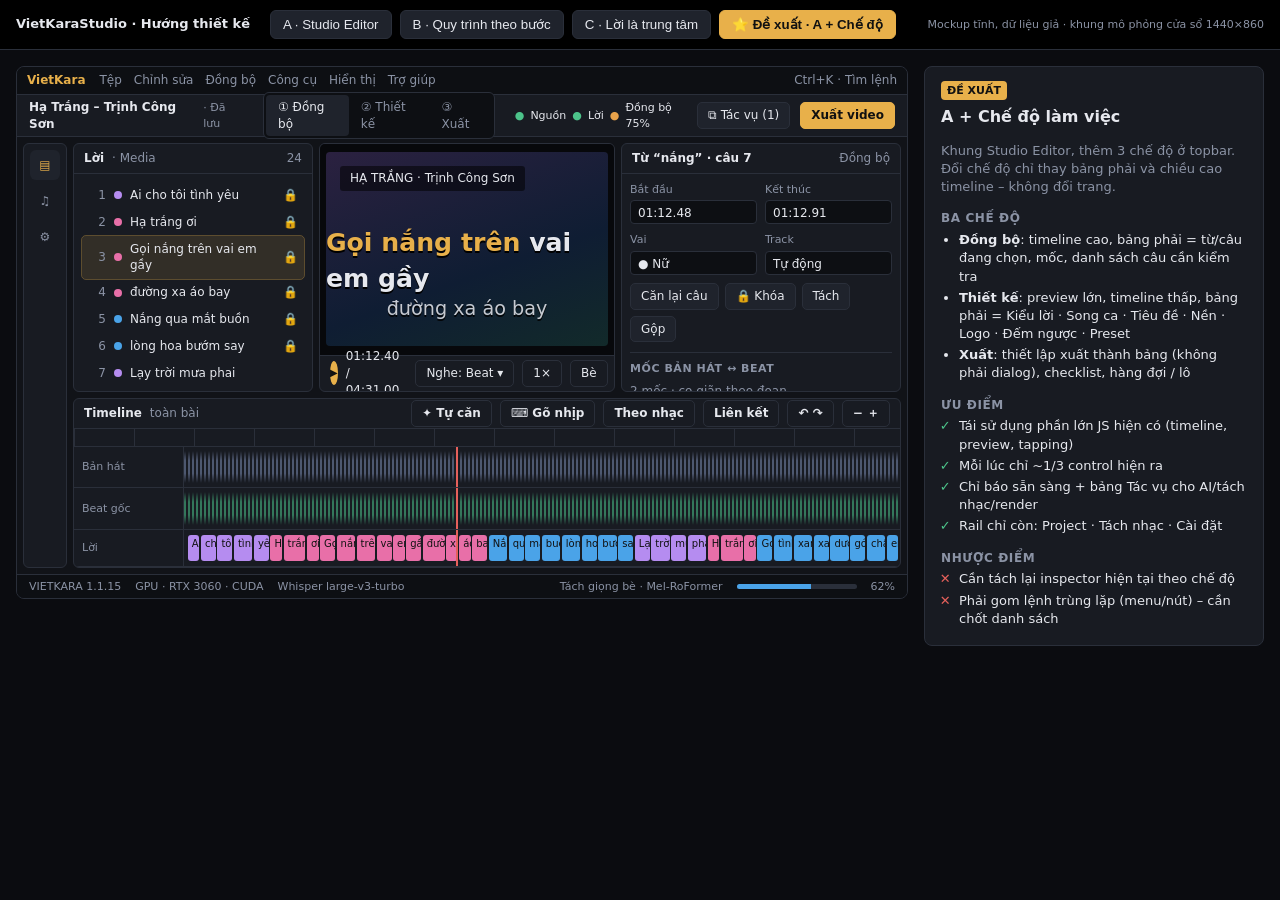
<file: ui-concept/concepts/index.html>
<!doctype html>
<html lang="vi"><head><meta charset="utf-8">
<title>VietKaraStudio – So sánh hướng thiết kế</title>
<style>
:root{
  --bg:#111318;--panel:#181b22;--panel2:#1f232c;--line:#2a2f3a;--text:#e6e8ee;--mute:#8b93a5;
  --accent:#e8b04a;--accent2:#4aa3e8;--ok:#4cc38a;--warn:#e8a24a;--err:#e5605b;
  --male:#4aa3e8;--female:#e86fa8;--duet:#b58cf0;
  --r:6px;--f:13px;--font:"Segoe UI",system-ui,sans-serif;
}
*{box-sizing:border-box}body{margin:0;background:#0b0c10;color:var(--text);font:var(--f)/1.4 var(--font)}
.chooser{display:flex;gap:8px;align-items:center;padding:10px 16px;background:#000;border-bottom:1px solid var(--line);position:sticky;top:0;z-index:9}
.chooser b{margin-right:12px}.chooser button{background:var(--panel2);color:var(--text);border:1px solid var(--line);padding:6px 12px;border-radius:var(--r);cursor:pointer}
.chooser button.on{background:var(--accent);color:#111;border-color:var(--accent);font-weight:600}
.wrap{display:grid;grid-template-columns:1fr 340px;gap:16px;padding:16px}
.note{background:var(--panel);border:1px solid var(--line);border-radius:8px;padding:14px 16px;align-self:start;position:sticky;top:60px}
.note h2{margin:0 0 4px;font-size:16px}.note h3{margin:14px 0 4px;font-size:12px;color:var(--mute);text-transform:uppercase;letter-spacing:.05em}
.note ul{margin:0;padding-left:18px}.note li{margin:3px 0}.pro li::marker{content:"✓  ";color:var(--ok)}.con li::marker{content:"✕  ";color:var(--err)}
.badge{display:inline-block;background:var(--accent);color:#111;font-size:11px;font-weight:700;padding:2px 6px;border-radius:4px}
/* frame = mô phỏng cửa sổ 1440x860 */
.frame{width:100%;aspect-ratio:1440/860;background:var(--bg);border:1px solid var(--line);border-radius:8px;overflow:hidden;display:flex;flex-direction:column;font-size:12px}
.win{height:28px;background:#0d0f13;display:flex;align-items:center;padding:0 10px;gap:14px;color:var(--mute);border-bottom:1px solid var(--line);flex:none}
.win .logo{color:var(--accent);font-weight:700}.win .menu span{margin-right:12px}
.top{height:42px;display:flex;align-items:center;gap:10px;padding:0 12px;background:var(--panel);border-bottom:1px solid var(--line);flex:none}
.btn{background:var(--panel2);border:1px solid var(--line);color:var(--text);border-radius:5px;padding:4px 10px;font-size:12px;white-space:nowrap}
.btn.p{background:var(--accent);color:#111;border-color:var(--accent);font-weight:600}.btn.g{background:none}
.seg{display:flex;background:#0d0f13;border:1px solid var(--line);border-radius:6px;padding:2px}.seg span{padding:4px 12px;border-radius:4px;color:var(--mute)}.seg span.on{background:var(--panel2);color:var(--text)}
.sp{flex:1}.mute{color:var(--mute)}.sm{font-size:11px}
.pane{background:var(--panel);border:1px solid var(--line);border-radius:var(--r);overflow:hidden;display:flex;flex-direction:column;min-height:0}
.ph{height:30px;display:flex;align-items:center;gap:8px;padding:0 10px;border-bottom:1px solid var(--line);font-weight:600;flex:none}
.ph .mute{font-weight:400}
.body{padding:8px;overflow:hidden;flex:1;min-height:0}
.stage{flex:1;display:flex;align-items:center;justify-content:center;background:#07080b;min-height:0}
.video{aspect-ratio:16/9;height:92%;max-width:96%;background:linear-gradient(160deg,#2b2140,#0f1d33 60%,#122a2a);border-radius:4px;position:relative;display:flex;flex-direction:column;justify-content:flex-end;align-items:center;padding-bottom:8%}
.video .t1{font-size:2.1em;font-weight:700;text-shadow:0 2px 0 #000}.video .t1 i{font-style:normal;color:var(--accent)}
.video .t2{font-size:1.6em;opacity:.85;text-shadow:0 2px 0 #000}
.video .title{position:absolute;left:5%;top:7%;background:#0008;padding:4px 10px;border-radius:3px}
.transport{height:36px;display:flex;align-items:center;gap:8px;padding:0 10px;border-top:1px solid var(--line);flex:none}
.play{width:24px;height:24px;border-radius:50%;background:var(--accent);color:#111;display:grid;place-items:center;font-size:10px}
.line{display:flex;gap:8px;align-items:center;padding:5px 6px;border-radius:4px}
.line.cur{background:#e8b04a1f;outline:1px solid #e8b04a55}.line .n{width:18px;color:var(--mute);text-align:right}
.dot{width:8px;height:8px;border-radius:50%;flex:none}
.tl{display:flex;flex-direction:column;min-height:0}
.ruler{height:18px;border-bottom:1px solid var(--line);background:repeating-linear-gradient(90deg,var(--line) 0 1px,transparent 1px 60px);flex:none}
.track{display:flex;align-items:center;border-bottom:1px solid var(--line);position:relative;flex:none}
.track .lab{width:110px;padding:0 8px;color:var(--mute);border-right:1px solid var(--line);height:100%;display:flex;align-items:center;flex:none;font-size:11px}
.track .lane{flex:1;height:100%;position:relative;overflow:hidden}
.wave{position:absolute;inset:4px 0;background:repeating-linear-gradient(90deg,var(--c) 0 2px,transparent 2px 4px);mask:linear-gradient(transparent,#000 30%,#000 70%,transparent);opacity:.55}
.word{position:absolute;top:5px;bottom:5px;border-radius:3px;font-size:10px;padding:2px 4px;overflow:hidden;white-space:nowrap;color:#111}
.playhead{position:absolute;top:0;bottom:0;width:2px;background:var(--err);left:38%;z-index:2}
.field{display:flex;flex-direction:column;gap:3px;margin-bottom:8px}.field label{color:var(--mute);font-size:11px}
.inp{background:#0d0f13;border:1px solid var(--line);border-radius:4px;padding:4px 7px;height:24px}
.row2{display:grid;grid-template-columns:1fr 1fr;gap:8px}
.sw{display:inline-block;width:18px;height:18px;border-radius:4px;vertical-align:middle;border:1px solid #fff3}
.grp{border-top:1px solid var(--line);padding:8px 0 2px}.grp b{display:block;margin-bottom:6px;font-size:11px;text-transform:uppercase;letter-spacing:.05em;color:var(--mute)}
.vtabs{width:38px;border-right:1px solid var(--line);display:flex;flex-direction:column;align-items:center;padding-top:6px;gap:4px;flex:none}
.vtabs span{width:28px;height:28px;border-radius:5px;display:grid;place-items:center;color:var(--mute);font-size:13px}.vtabs span.on{background:var(--panel2);color:var(--accent)}
.status{height:24px;display:flex;align-items:center;gap:14px;padding:0 12px;background:#0d0f13;border-top:1px solid var(--line);color:var(--mute);font-size:11px;flex:none}
.prog{width:120px;height:5px;background:var(--line);border-radius:3px;overflow:hidden}.prog i{display:block;height:100%;width:62%;background:var(--accent2)}
.chk{display:flex;gap:6px;align-items:center}.chk .ok{color:var(--ok)}.chk .w{color:var(--warn)}
.steps{display:flex;gap:4px;align-items:center}
.step{display:flex;align-items:center;gap:6px;padding:5px 12px;border-radius:20px;color:var(--mute);border:1px solid var(--line)}
.step i{font-style:normal;width:18px;height:18px;border-radius:50%;display:grid;place-items:center;background:var(--line);font-size:10px;color:var(--text)}
.step.done i{background:var(--ok);color:#111}.step.on{border-color:var(--accent);color:var(--text)}.step.on i{background:var(--accent);color:#111}
.arrow{color:var(--line)}
.card{background:var(--panel2);border:1px solid var(--line);border-radius:6px;padding:10px}
.mini{display:flex;height:16px;gap:2px;flex:1}.mini span{border-radius:2px;background:var(--c);font-size:9px;color:#111;padding:0 3px;overflow:hidden;white-space:nowrap}
.lock{color:var(--mute)}
.hidden{display:none!important}
</style></head><body>
<div class="chooser"><b>VietKaraStudio · Hướng thiết kế</b>
<button data-v="A">A · Studio Editor</button><button data-v="B">B · Quy trình theo bước</button><button data-v="C">C · Lời là trung tâm</button><button data-v="R" class="on">⭐ Đề xuất · A + Chế độ</button>
<span class="sp"></span><span class="mute sm">Mockup tĩnh, dữ liệu giả · khung mô phỏng cửa sổ 1440×860</span></div>

<!-- ============ A ============ -->
<section id="A" class="wrap hidden">
<div class="frame">
 <div class="win"><span class="logo">VietKara</span><span class="menu"><span>Tệp</span><span>Chỉnh sửa</span><span>Đồng bộ</span><span>Công cụ</span><span>Hiển thị</span><span>Trợ giúp</span></span></div>
 <div class="top"><div class="seg"><span class="on">Karaoke</span><span>Tách nhạc</span><span>Model</span></div><b style="margin-left:8px">Hạ Trắng – Trịnh Công Sơn</b><span class="mute sm">· Đã lưu</span><span class="sp"></span><span class="btn g">✦ Nhận lời & căn từ</span><span class="btn g">Gõ nhịp</span><span class="btn p">Xuất video</span></div>
 <div style="flex:1;display:grid;grid-template-columns:240px 1fr 280px;grid-template-rows:1fr 38%;gap:6px;padding:6px;min-height:0">
  <div class="pane"><div class="ph">Lời bài hát <span class="mute">24 câu</span><span class="sp"></span><span class="mute">Media</span></div><div class="body lyr"></div></div>
  <div class="pane"><div class="ph">Preview <span class="mute">16:9 · 1080p · Beat gốc</span></div><div class="stage"><div class="video"><div class="title">HẠ TRẮNG · Trịnh Công Sơn</div><div class="t1"><i>Gọi nắng trên</i> vai em gầy</div><div class="t2">đường xa áo bay</div></div></div>
   <div class="transport"><span class="play">▶</span><span>01:12.40 / 04:31.00</span><span class="sp"></span><span class="btn g">Nghe: Beat ▾</span><span class="btn g">1× ▾</span><span class="btn g">Bè · Tắt</span></div></div>
  <div class="pane" style="flex-direction:row"><div class="vtabs"><span class="on">Aa</span><span>♪♪</span><span>T</span><span>▣</span><span>◎</span><span>3</span><span>★</span></div><div style="flex:1;display:flex;flex-direction:column;min-width:0"><div class="ph">Kiểu lời</div><div class="body insp"></div></div></div>
  <div class="pane tl" style="grid-column:1/4"><div class="ph">Timeline <span class="mute">kéo khối để dời · kéo mép để giãn</span><span class="sp"></span><span class="btn g">Theo nhạc</span><span class="btn g">Liên kết</span><span class="btn g">↶</span><span class="btn g">− ＋</span></div><div class="tlbody" style="flex:1;display:flex;flex-direction:column;min-height:0"></div></div>
 </div>
 <div class="status"><span>VIETKARA 1.1.15</span><span>GPU · RTX 3060</span><span class="sp"></span><span>Đang nhận lời… </span><span class="prog"><i></i></span><span>62%</span></div>
</div>
<div class="note"><h2>A · Studio Editor</h2><p class="mute">Khung 4 vùng cố định như phần mềm dựng phim. Timeline chạy toàn chiều rộng, inspector dùng tab dọc dạng icon.</p>
<h3>Ưu điểm</h3><ul class="pro"><li>Gần cấu trúc hiện tại nhất → tái sử dụng nhiều mã</li><li>Timeline rộng, hợp căn từ lâu</li><li>Thấy preview + lời + thuộc tính cùng lúc</li></ul>
<h3>Nhược điểm</h3><ul class="con"><li>Vẫn dày đặc với người mới</li><li>Không thể hiện luồng làm việc / trạng thái sẵn sàng xuất</li><li>Inspector vẫn chứa 7 nhóm thuộc tính</li></ul>
<h3>Hợp với</h3><p>Người làm karaoke thường xuyên, màn hình ≥ 1600px.</p></div>
</section>

<!-- ============ B ============ -->
<section id="B" class="wrap hidden">
<div class="frame">
 <div class="win"><span class="logo">VietKara</span><span class="mute">Hạ Trắng – Trịnh Công Sơn · Đã lưu</span></div>
 <div class="top"><div class="steps"><span class="step done"><i>✓</i>Nguồn</span><span class="arrow">—</span><span class="step done"><i>✓</i>Lời</span><span class="arrow">—</span><span class="step on"><i>3</i>Đồng bộ</span><span class="arrow">—</span><span class="step"><i>4</i>Thiết kế</span><span class="arrow">—</span><span class="step"><i>5</i>Xuất</span></div><span class="sp"></span><span class="btn g">☰ Project</span><span class="btn g">Công cụ ▾</span></div>
 <div style="flex:1;display:grid;grid-template-columns:1fr 300px;gap:6px;padding:6px;min-height:0">
  <div style="display:grid;grid-template-rows:auto 1fr;gap:6px;min-height:0">
   <div class="card" style="display:flex;gap:16px;align-items:center"><div><b style="font-size:14px">Bước 3 · Đồng bộ lời với beat</b><div class="mute">Kiểm tra từng câu. Câu khóa 🔒 sẽ không bị căn lại.</div></div><span class="sp"></span><div style="text-align:right"><b>18 / 24</b> câu đã duyệt<div class="prog" style="width:160px;margin-top:4px"><i style="width:75%;background:var(--ok)"></i></div></div><span class="btn">✦ Tự căn lại</span><span class="btn">⌨ Gõ nhịp Space</span></div>
   <div style="display:grid;grid-template-columns:260px 1fr;gap:6px;min-height:0">
    <div class="pane"><div class="ph">Câu</div><div class="body lyr"></div></div>
    <div style="display:grid;grid-template-rows:1fr 46%;gap:6px;min-height:0">
     <div class="pane"><div class="stage"><div class="video" style="height:88%"><div class="t1"><i>Gọi nắng trên</i> vai em gầy</div><div class="t2">đường xa áo bay</div></div></div><div class="transport"><span class="play">▶</span><span>01:12.40 / 04:31.00</span><span class="sp"></span><span class="btn g">Nghe từ câu này</span><span class="btn g">0.75×</span></div></div>
     <div class="pane tl"><div class="ph">Câu 7 · từng từ</div><div class="tlbody" style="flex:1;display:flex;flex-direction:column;min-height:0"></div></div>
    </div>
   </div>
  </div>
  <div class="pane"><div class="ph">Từ đang chọn · “nắng”</div><div class="body">
   <div class="row2"><div class="field"><label>Bắt đầu</label><div class="inp">01:12.48</div></div><div class="field"><label>Kết thúc</label><div class="inp">01:12.91</div></div></div>
   <div class="field"><label>Vai</label><div class="inp">● Nữ</div></div>
   <div style="display:flex;gap:6px;flex-wrap:wrap"><span class="btn">Căn lại câu</span><span class="btn">Khóa câu</span><span class="btn">Tách</span><span class="btn">Gộp</span></div>
   <div class="grp" style="margin-top:12px"><b>Trước khi sang bước 4</b><div class="chk"><span class="ok">✓</span>Có beat gốc</div><div class="chk"><span class="ok">✓</span>Có lời 24 câu</div><div class="chk"><span class="w">!</span>6 câu chưa duyệt</div><div class="chk"><span class="w">!</span>Chưa phân vai song ca</div></div>
   <div style="margin-top:14px;display:flex;gap:6px"><span class="btn">← Lời</span><span class="sp"></span><span class="btn p">Tiếp: Thiết kế →</span></div>
  </div></div>
 </div>
 <div class="status"><span>GPU · RTX 3060</span><span class="sp"></span><span>Sẵn sàng</span></div>
</div>
<div class="note"><h2>B · Quy trình theo bước</h2><p class="mute">Thanh bước Nguồn → Lời → Đồng bộ → Thiết kế → Xuất. Mỗi bước có bố cục riêng và checklist.</p>
<h3>Ưu điểm</h3><ul class="pro"><li>Dễ học nhất, ít control mỗi màn</li><li>Luôn biết còn thiếu gì trước khi xuất</li><li>Hợp người dùng thỉnh thoảng</li></ul>
<h3>Nhược điểm</h3><ul class="con"><li>Chuyển bước liên tục khi vừa căn vừa chỉnh kiểu</li><li>Timeline toàn bài bị thu hẹp</li><li>Phải viết lại nhiều bố cục, ít tái sử dụng</li><li>Dựng theo lô / nhiều bài kém hiệu quả</li></ul></div>
</section>

<!-- ============ C ============ -->
<section id="C" class="wrap hidden">
<div class="frame">
 <div class="win"><span class="logo">VietKara</span><span class="menu"><span>Tệp</span><span>Chỉnh sửa</span><span>Đồng bộ</span><span>Công cụ</span></span></div>
 <div class="top"><b>Hạ Trắng</b><span class="mute">Trịnh Công Sơn · 04:31 · Song ca</span><span class="sp"></span><span class="btn g">Lọc: Tất cả ▾</span><span class="btn g">✦ Căn tự động</span><span class="btn g">⌨ Gõ nhịp</span><span class="btn p">Xuất video</span></div>
 <div style="flex:1;display:grid;grid-template-columns:1fr 360px;gap:6px;padding:6px;min-height:0">
  <div style="display:grid;grid-template-rows:1fr 130px;gap:6px;min-height:0">
   <div class="pane"><div class="ph">Lời & thời gian <span class="mute">mỗi hàng = 1 câu · khối = từ</span></div><div class="body clines"></div></div>
   <div class="pane tl"><div class="ph">Sóng nhạc · câu 7 <span class="mute">01:11.8 – 01:15.2</span></div><div class="tlbody" style="flex:1;display:flex;flex-direction:column;min-height:0"></div></div>
  </div>
  <div style="display:grid;grid-template-rows:auto 1fr;gap:6px;min-height:0">
   <div class="pane"><div class="stage" style="padding:8px"><div class="video" style="width:100%;height:auto;font-size:7px"><div class="t1"><i>Gọi nắng trên</i> vai em gầy</div><div class="t2">đường xa áo bay</div></div></div><div class="transport"><span class="play">▶</span><span>01:12.40</span><span class="sp"></span><span class="btn g">⛶</span></div></div>
   <div class="pane"><div class="ph">Thuộc tính <span class="sp"></span><span class="mute">Kiểu · Nền · Tiêu đề ▾</span></div><div class="body insp"></div></div>
  </div>
 </div>
 <div class="status"><span>24 câu · 18 khóa</span><span class="sp"></span><span>Sẵn sàng</span></div>
</div>
<div class="note"><h2>C · Lời là trung tâm</h2><p class="mute">Danh sách lời như trình soạn thảo, mỗi câu có mini-timeline từng từ. Preview nhỏ ở góc.</p>
<h3>Ưu điểm</h3><ul class="pro"><li>Thấy toàn bài, đọc tiếng Việt rõ</li><li>Sửa lời, vai, khóa câu rất nhanh</li><li>Phát hiện câu lệch nhịp bằng mắt</li></ul>
<h3>Nhược điểm</h3><ul class="con"><li>Preview nhỏ, thiết kế hình ảnh bị lép vế</li><li>Mất timeline liền mạch toàn bài</li><li>Mini-timeline nhiều dòng tốn hiệu năng DOM</li><li>Khác xa UI hiện tại</li></ul></div>
</section>

<!-- ============ R ============ -->
<section id="R" class="wrap">
<div class="frame">
 <div class="win"><span class="logo">VietKara</span><span class="menu"><span>Tệp</span><span>Chỉnh sửa</span><span>Đồng bộ</span><span>Công cụ</span><span>Hiển thị</span><span>Trợ giúp</span></span><span class="sp"></span><span>Ctrl+K · Tìm lệnh</span></div>
 <div class="top"><b>Hạ Trắng – Trịnh Công Sơn</b><span class="mute sm">· Đã lưu</span><span class="sp"></span>
  <div class="seg"><span class="on">① Đồng bộ</span><span>② Thiết kế</span><span>③ Xuất</span></div><span class="sp"></span>
  <div class="chk sm"><span class="ok">●</span>Nguồn <span class="ok">●</span>Lời <span class="w">●</span>Đồng bộ 75%</div><span class="btn">⧉ Tác vụ (1)</span><span class="btn p">Xuất video</span></div>
 <div style="flex:1;display:grid;grid-template-columns:44px 240px 1fr 280px;grid-template-rows:1fr 40%;gap:6px;padding:6px;min-height:0">
  <div class="pane" style="grid-row:1/3;align-items:center;padding-top:6px;gap:6px"><span class="vt on" title="Project">▤</span><span class="vt">♫</span><span class="vt">⚙</span></div>
  <div class="pane"><div class="ph"><span>Lời</span><span class="mute">· Media</span><span class="sp"></span><span class="mute">24</span></div><div class="body lyr"></div></div>
  <div class="pane"><div class="stage"><div class="video"><div class="title">HẠ TRẮNG · Trịnh Công Sơn</div><div class="t1"><i>Gọi nắng trên</i> vai em gầy</div><div class="t2">đường xa áo bay</div></div></div>
   <div class="transport"><span class="play">▶</span><span>01:12.40 / 04:31.00</span><span class="sp"></span><span class="btn g">Nghe: Beat ▾</span><span class="btn g">1×</span><span class="btn g">Bè</span><span class="btn g">⛶</span></div></div>
  <div class="pane"><div class="ph">Từ “nắng” · câu 7 <span class="sp"></span><span class="mute">Đồng bộ</span></div><div class="body">
   <div class="row2"><div class="field"><label>Bắt đầu</label><div class="inp">01:12.48</div></div><div class="field"><label>Kết thúc</label><div class="inp">01:12.91</div></div></div>
   <div class="row2"><div class="field"><label>Vai</label><div class="inp">● Nữ</div></div><div class="field"><label>Track</label><div class="inp">Tự động</div></div></div>
   <div style="display:flex;gap:6px;flex-wrap:wrap"><span class="btn">Căn lại câu</span><span class="btn">🔒 Khóa</span><span class="btn">Tách</span><span class="btn">Gộp</span></div>
   <div class="grp" style="margin-top:10px"><b>Mốc bản hát ↔ beat</b><div class="mute">2 mốc · co giãn theo đoạn</div></div>
   <div class="grp"><b>Câu cần kiểm tra</b><div class="chk"><span class="w">!</span>Câu 12 – từ quá ngắn</div><div class="chk"><span class="w">!</span>Câu 19 – chưa có vai</div></div>
  </div></div>
  <div class="pane tl" style="grid-column:2/5"><div class="ph">Timeline <span class="mute">toàn bài</span><span class="sp"></span><span class="btn g">✦ Tự căn</span><span class="btn g">⌨ Gõ nhịp</span><span class="btn g">Theo nhạc</span><span class="btn g">Liên kết</span><span class="btn g">↶ ↷</span><span class="btn g">− ＋</span></div><div class="tlbody" style="flex:1;display:flex;flex-direction:column;min-height:0"></div></div>
 </div>
 <div class="status"><span>VIETKARA 1.1.15</span><span>GPU · RTX 3060 · CUDA</span><span>Whisper large-v3-turbo</span><span class="sp"></span><span>Tách giọng bè · Mel-RoFormer</span><span class="prog"><i></i></span><span>62%</span></div>
</div>
<div class="note"><span class="badge">ĐỀ XUẤT</span><h2 style="margin-top:6px">A + Chế độ làm việc</h2><p class="mute">Khung Studio Editor, thêm 3 chế độ ở topbar. Đổi chế độ chỉ thay bảng phải và chiều cao timeline – không đổi trang.</p>
<h3>Ba chế độ</h3><ul><li><b>Đồng bộ</b>: timeline cao, bảng phải = từ/câu đang chọn, mốc, danh sách câu cần kiểm tra</li><li><b>Thiết kế</b>: preview lớn, timeline thấp, bảng phải = Kiểu lời · Song ca · Tiêu đề · Nền · Logo · Đếm ngược · Preset</li><li><b>Xuất</b>: thiết lập xuất thành bảng (không phải dialog), checklist, hàng đợi / lô</li></ul>
<h3>Ưu điểm</h3><ul class="pro"><li>Tái sử dụng phần lớn JS hiện có (timeline, preview, tapping)</li><li>Mỗi lúc chỉ ~1/3 control hiện ra</li><li>Chỉ báo sẵn sàng + bảng Tác vụ cho AI/tách nhạc/render</li><li>Rail chỉ còn: Project · Tách nhạc · Cài đặt</li></ul>
<h3>Nhược điểm</h3><ul class="con"><li>Cần tách lại inspector hiện tại theo chế độ</li><li>Phải gom lệnh trùng lặp (menu/nút) – cần chốt danh sách</li></ul></div>
</section>

<script>
const L=[["Ai cho tôi tình yêu","all"],["Hạ trắng ơi","female"],["Gọi nắng trên vai em gầy","female"],["đường xa áo bay","female"],["Nắng qua mắt buồn","male"],["lòng hoa bướm say","male"],["Lạy trời mưa phai","all"],["Hạ trắng ơi","female"],["Gọi tình xanh xao","male"],["dưới gót chân em","male"]];
const C={all:"var(--duet)",female:"var(--female)",male:"var(--male)"};
document.querySelectorAll(".lyr").forEach(el=>el.innerHTML=L.map((l,i)=>`<div class="line ${i==2?"cur":""}"><span class="n">${i+1}</span><span class="dot" style="background:${C[l[1]]}"></span><span style="flex:1">${l[0]}</span><span class="lock">${i<6?"🔒":""}</span></div>`).join(""));
document.querySelectorAll(".clines").forEach(el=>el.innerHTML=L.map((l,i)=>{let x=0;const w=l[0].split(" ").map(t=>{const s=`<span style="--c:${C[l[1]]};flex:${t.length+1}">${t}</span>`;return s}).join("");return `<div class="line ${i==2?"cur":""}"><span class="n">${i+1}</span><span class="dot" style="background:${C[l[1]]}"></span><span style="width:170px">${l[0]}</span><span class="mute sm" style="width:60px">01:${(5+i*4).toString().padStart(2,"0")}.2</span><div class="mini">${w}</div><span class="lock">${i<6?"🔒":"·"}</span></div>`}).join(""));
const insp=`<div class="grp" style="border:0;padding-top:0"><b>Chữ</b><div class="field"><label>Phông · tiếng Việt</label><div class="inp">UTM Avo · Đậm</div></div><div class="row2"><div class="field"><label>Cỡ chữ</label><div class="inp">110</div></div><div class="field"><label>Căn</label><div class="inp">Giữa</div></div></div></div>
<div class="grp"><b>Màu</b><div class="row2"><div class="field"><label>Đã hát</label><div><span class="sw" style="background:#e8b04a"></span> #E8B04A</div></div><div class="field"><label>Chưa hát</label><div><span class="sw" style="background:#fff"></span> #FFFFFF</div></div></div></div>
<div class="grp"><b>Viền & bóng</b><div class="row2"><div class="field"><label>Độ dày viền</label><div class="inp">6 px</div></div><div class="field"><label>Bóng</label><div class="inp">4 px</div></div></div></div>
<div class="grp"><b>Vị trí</b><div class="row2"><div class="field"><label>Bố trí</label><div class="inp">Phía dưới</div></div><div class="field"><label>Khoảng dòng</label><div class="inp">24 px</div></div></div></div>`;
document.querySelectorAll(".insp").forEach(el=>el.innerHTML=insp);
const words=[];let t=1;for(const l of L)for(const w of l[0].split(" ")){const d=w.length*0.9+1.2;words.push([w,t,d,C[l[1]]]);t+=d+0.4;}t+=0;
document.querySelectorAll(".tlbody").forEach(el=>{
 const tot=t,blk=words.map(w=>`<span class="word" style="left:${w[1]/tot*100}%;width:${w[2]/tot*100}%;background:${w[3]}">${w[0]}</span>`).join("");
 el.innerHTML=`<div class="ruler"></div>
 <div class="track" style="height:30%"><span class="lab">Bản hát</span><div class="lane"><div class="wave" style="--c:#7a8bb0"></div><div class="playhead"></div></div></div>
 <div class="track" style="height:30%"><span class="lab">Beat gốc</span><div class="lane"><div class="wave" style="--c:#4cc38a"></div><div class="playhead"></div></div></div>
 <div class="track" style="flex:1"><span class="lab">Lời</span><div class="lane">${blk}<div class="playhead"></div></div></div>`;});
document.querySelectorAll(".vt").forEach(s=>s.style.cssText="width:30px;height:30px;display:grid;place-items:center;border-radius:6px;color:"+(s.classList.contains("on")?"var(--accent);background:var(--panel2)":"var(--mute)"));
document.querySelectorAll(".chooser button").forEach(b=>b.onclick=()=>{document.querySelectorAll(".chooser button").forEach(x=>x.classList.toggle("on",x==b));document.querySelectorAll("section.wrap").forEach(s=>s.classList.toggle("hidden",s.id!=b.dataset.v));});
</script>
</body></html>
</file>
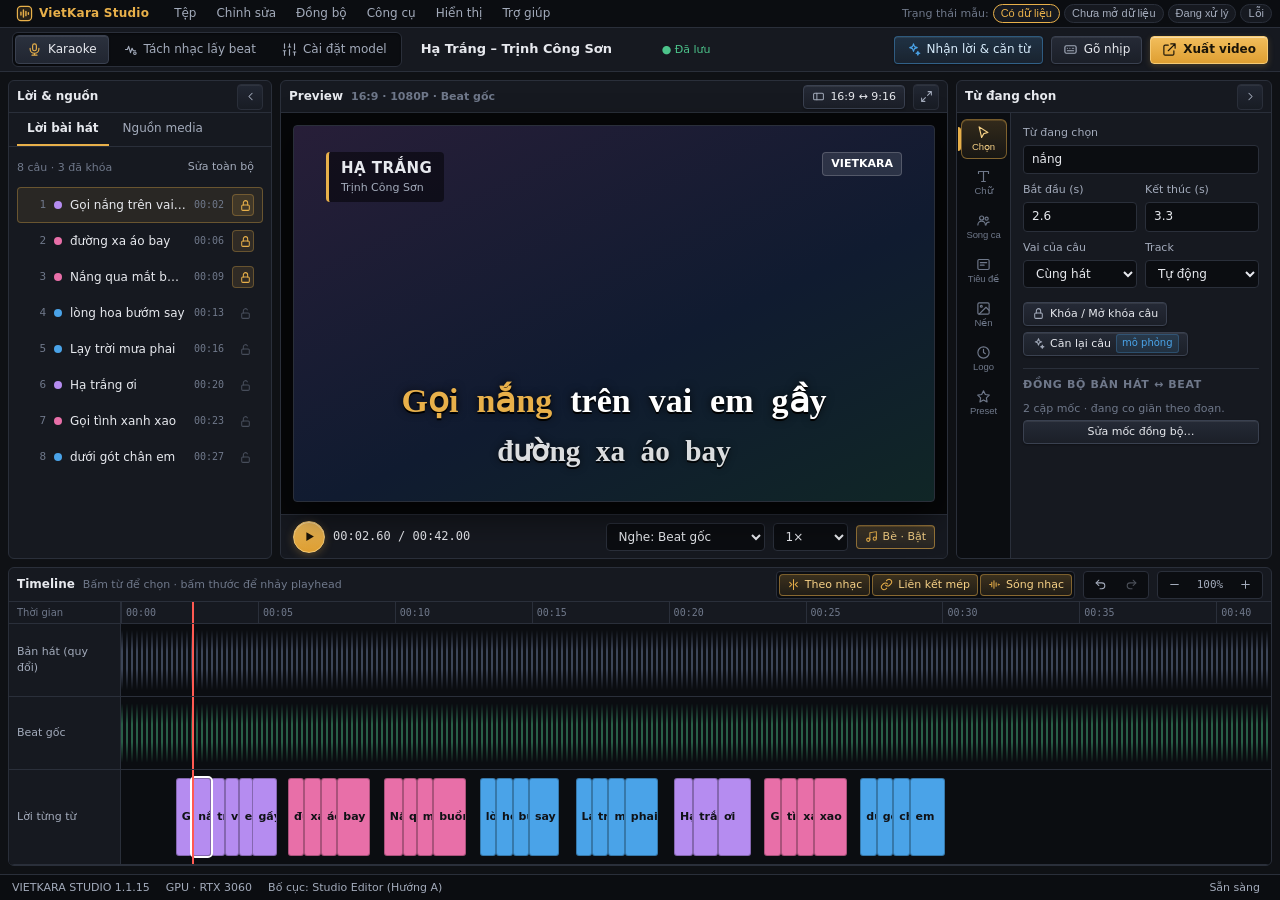
<file: ui-concept/prototype/index.html>
<!doctype html>
<html lang="vi">
<head>
  <meta charset="utf-8">
  <meta name="viewport" content="width=device-width, initial-scale=1">
  <title>VietKara Studio · Prototype Hướng A</title>
  <link rel="stylesheet" href="css/tokens.css">
  <link rel="stylesheet" href="css/layout.css">
  <link rel="stylesheet" href="css/components.css">
</head>
<body>
<!-- SVG Studio Icon Sprite (internal #id works offline / file://) -->
<svg style="position:absolute;width:0;height:0;overflow:hidden" aria-hidden="true" xmlns="http://www.w3.org/2000/svg">
  <symbol id="i-logo" viewBox="0 0 24 24">
    <rect x="2" y="2" width="20" height="20" rx="5" fill="#e8b04a22" stroke="currentColor" stroke-width="1.7"/>
    <path d="M7 14v-4M10.5 17V7M14 15V9M17.5 13v-2" stroke="currentColor" stroke-width="2" stroke-linecap="round"/>
  </symbol>
  <symbol id="i-karaoke" viewBox="0 0 24 24">
    <path d="M12 3a3 3 0 0 0-3 3v5a3 3 0 0 0 6 0V6a3 3 0 0 0-3-3z"/>
    <path d="M19 10v1a7 7 0 0 1-14 0v-1M12 18v3M8 21h8"/>
  </symbol>
  <symbol id="i-split" viewBox="0 0 24 24">
    <path d="M4 12h3l2-5 3 10 2.5-7 2 4H20"/>
    <circle cx="19" cy="18" r="2"/>
  </symbol>
  <symbol id="i-settings" viewBox="0 0 24 24">
    <path d="M4 21v-7M4 10V3M12 21v-9M12 8V3M20 21v-5M20 12V3M2 14h4M10 8h4M18 16h4"/>
  </symbol>
  <symbol id="i-sparkles" viewBox="0 0 24 24">
    <path d="M12 3l1.6 4.4L18 9l-4.4 1.6L12 15l-1.6-4.4L6 9l4.4-1.6z"/>
    <path d="M19 15l.8 2.2L22 18l-2.2.8L19 21l-.8-2.2L16 18l2.2-.8z"/>
  </symbol>
  <symbol id="i-tap" viewBox="0 0 24 24">
    <rect x="3" y="6" width="18" height="12" rx="2.5"/>
    <path d="M7 10h.01M11 10h.01M15 10h.01M17 10h.01M7 14h10"/>
  </symbol>
  <symbol id="i-export" viewBox="0 0 24 24">
    <path d="M14 3h7v7M10 14L21 3"/>
    <path d="M19 14v5a2 2 0 0 1-2 2H5a2 2 0 0 1-2-2V7a2 2 0 0 1 2-2h5"/>
  </symbol>
  <symbol id="i-chev-left" viewBox="0 0 24 24"><path d="M15 18l-6-6 6-6"/></symbol>
  <symbol id="i-chev-right" viewBox="0 0 24 24"><path d="M9 18l6-6-6-6"/></symbol>
  <symbol id="i-aspect" viewBox="0 0 24 24">
    <rect x="3" y="6" width="18" height="12" rx="2"/>
    <path d="M9 6v12"/>
  </symbol>
  <symbol id="i-expand" viewBox="0 0 24 24">
    <path d="M15 3h6v6M9 21H3v-6M21 3l-7 7M3 21l7-7"/>
  </symbol>
  <symbol id="i-play" viewBox="0 0 24 24"><polygon points="7,5 19,12 7,19" fill="currentColor" stroke="none"/></symbol>
  <symbol id="i-pause" viewBox="0 0 24 24"><rect x="6" y="5" width="4" height="14" rx="1" fill="currentColor" stroke="none"/><rect x="14" y="5" width="4" height="14" rx="1" fill="currentColor" stroke="none"/></symbol>
  <symbol id="i-backing" viewBox="0 0 24 24">
    <path d="M9 18V5l12-2v13"/>
    <circle cx="6" cy="18" r="3"/><circle cx="18" cy="16" r="3"/>
  </symbol>
  <symbol id="i-lock" viewBox="0 0 24 24">
    <rect x="5" y="11" width="14" height="10" rx="2"/>
    <path d="M8 11V7a4 4 0 0 1 8 0v4"/>
  </symbol>
  <symbol id="i-unlock" viewBox="0 0 24 24">
    <rect x="5" y="11" width="14" height="10" rx="2"/>
    <path d="M8 11V7a4 4 0 0 1 7.6-1.7"/>
  </symbol>
  <symbol id="i-cursor" viewBox="0 0 24 24">
    <path d="M5 3l14 9-6.5 1.8L9 20z"/>
  </symbol>
  <symbol id="i-type" viewBox="0 0 24 24">
    <path d="M4 7V4h16v3M9 20h6M12 4v16"/>
  </symbol>
  <symbol id="i-duet" viewBox="0 0 24 24">
    <circle cx="9" cy="8" r="3.2"/><path d="M3 19a6 6 0 0 1 12 0"/>
    <circle cx="17" cy="9" r="2.5"/><path d="M16 19a4.5 4.5 0 0 1 5-4.4"/>
  </symbol>
  <symbol id="i-title" viewBox="0 0 24 24">
    <rect x="3" y="4" width="18" height="16" rx="2"/>
    <path d="M7 9h10M7 13h6"/>
  </symbol>
  <symbol id="i-bg" viewBox="0 0 24 24">
    <rect x="3" y="3" width="18" height="18" rx="2"/>
    <circle cx="8.5" cy="8.5" r="1.5"/>
    <path d="M21 15l-5-5L5 21"/>
  </symbol>
  <symbol id="i-logo-cd" viewBox="0 0 24 24">
    <circle cx="12" cy="12" r="9"/>
    <path d="M12 7v5l3 2"/>
  </symbol>
  <symbol id="i-preset" viewBox="0 0 24 24">
    <polygon points="12,3 14.9,8.8 21.3,9.7 16.6,14.2 17.7,20.6 12,17.6 6.3,20.6 7.4,14.2 2.7,9.7 9.1,8.8"/>
  </symbol>
  <symbol id="i-follow" viewBox="0 0 24 24">
    <path d="M12 3v18M5 8l4 4-4 4M19 8l-4 4 4 4"/>
  </symbol>
  <symbol id="i-link" viewBox="0 0 24 24">
    <path d="M10 13a5 5 0 0 0 7.5.5l3-3a5 5 0 0 0-7-7l-1.7 1.7"/>
    <path d="M14 11a5 5 0 0 0-7.5-.5l-3 3a5 5 0 0 0 7 7l1.7-1.7"/>
  </symbol>
  <symbol id="i-wave" viewBox="0 0 24 24">
    <path d="M3 12h2M7 8v8M11 5v14M15 9v6M19 11v2M21 12h0"/>
  </symbol>
  <symbol id="i-undo" viewBox="0 0 24 24">
    <path d="M9 14L4 9l5-5"/><path d="M4 9h10.5a5.5 5.5 0 0 1 0 11H11"/>
  </symbol>
  <symbol id="i-redo" viewBox="0 0 24 24">
    <path d="M15 14l5-5-5-5"/><path d="M20 9H9.5a5.5 5.5 0 0 0 0 11H13"/>
  </symbol>
  <symbol id="i-zoom-out" viewBox="0 0 24 24"><path d="M5 12h14"/></symbol>
  <symbol id="i-zoom-in" viewBox="0 0 24 24"><path d="M12 5v14M5 12h14"/></symbol>
  <symbol id="i-close" viewBox="0 0 24 24"><path d="M18 6L6 18M6 6l12 12"/></symbol>
  <symbol id="i-refresh" viewBox="0 0 24 24">
    <path d="M21 12a9 9 0 1 1-2.6-6.4L21 8"/><path d="M21 3v5h-5"/>
  </symbol>
  <symbol id="i-upload" viewBox="0 0 24 24">
    <path d="M12 15V4M8 8l4-4 4 4M4 17v2a2 2 0 0 0 2 2h12a2 2 0 0 0 2-2v-2"/>
  </symbol>
  <symbol id="i-video" viewBox="0 0 24 24">
    <rect x="2" y="5" width="15" height="14" rx="2"/><polygon points="17,10 22,7 22,17 17,14"/>
  </symbol>
</svg>

<div class="app-shell">

  <!-- 1. MENUBAR + DEMO STATE SWITCHER -->
  <header class="menubar">
    <div class="brand-mark"><svg class="ico ico-lg"><use href="#i-logo"/></svg> VietKara Studio</div>
    <nav class="menu-bar-items" aria-label="Menu chính">
      <div class="menu-wrap">
        <button class="menu-trigger" data-menu="file">Tệp</button>
        <div class="menu-dropdown hidden" id="menu-file">
          <button class="menu-item" data-cmd="open-projects">Project & Dựng theo lô…</button>
          <button class="menu-item" data-cmd="new-project">Bài mới (trạng thái trống)</button>
          <button class="menu-item" data-cmd="load-sample">Mở bài mẫu Hạ Trắng</button>
          <div class="menu-sep"></div>
          <button class="menu-item" data-cmd="import-srt">Nhập SRT… <span class="sim-tag">mô phỏng</span></button>
          <button class="menu-item" data-cmd="export-sub">Xuất phụ đề SRT / LRC / ASS</button>
          <button class="menu-item" data-cmd="open-export">Xuất video… <kbd>Ctrl+E</kbd></button>
        </div>
      </div>
      <div class="menu-wrap">
        <button class="menu-trigger" data-menu="edit">Chỉnh sửa</button>
        <div class="menu-dropdown hidden" id="menu-edit">
          <button class="menu-item" data-cmd="undo">Hoàn tác <kbd>Ctrl+Z</kbd></button>
          <button class="menu-item" data-cmd="redo">Làm lại <kbd>Ctrl+Y</kbd></button>
          <div class="menu-sep"></div>
          <button class="menu-item" data-cmd="edit-lyrics">Sửa toàn bộ lời</button>
        </div>
      </div>
      <div class="menu-wrap">
        <button class="menu-trigger" data-menu="sync">Đồng bộ</button>
        <div class="menu-dropdown hidden" id="menu-sync">
          <button class="menu-item" data-cmd="auto-align">✦ Nhận lời & tự căn từ <span class="sim-tag">mô phỏng</span></button>
          <button class="menu-item" data-cmd="toggle-tap">⌨ Gõ nhịp thủ công (Space)</button>
          <button class="menu-item" data-cmd="open-sync-anchors">Mốc đồng bộ bản hát ↔ beat…</button>
        </div>
      </div>
      <div class="menu-wrap">
        <button class="menu-trigger" data-menu="tools">Công cụ</button>
        <div class="menu-dropdown hidden" id="menu-tools">
          <button class="menu-item" data-cmd="open-ai-settings">✦ Thiết lập AI · Whisper…</button>
          <button class="menu-item" data-cmd="open-roles">Gợi ý phân vai song ca…</button>
          <button class="menu-item" data-cmd="go-separation">Mở trang Tách nhạc lấy beat</button>
        </div>
      </div>
      <div class="menu-wrap">
        <button class="menu-trigger" data-menu="view">Hiển thị</button>
        <div class="menu-dropdown hidden" id="menu-view">
          <button class="menu-item" data-cmd="toggle-left">Thu gọn / mở bảng trái</button>
          <button class="menu-item" data-cmd="toggle-right">Thu gọn / mở bảng thuộc tính</button>
          <button class="menu-item" data-cmd="toggle-waves">Hiện / ẩn sóng nhạc</button>
          <button class="menu-item" data-cmd="reset-layout">Khôi phục bố cục mặc định</button>
        </div>
      </div>
      <div class="menu-wrap">
        <button class="menu-trigger" data-menu="help">Trợ giúp</button>
        <div class="menu-dropdown hidden" id="menu-help">
          <button class="menu-item" data-cmd="show-shortcuts">Phím tắt & hướng dẫn nhanh</button>
        </div>
      </div>
    </nav>

    <div class="demo-state-bar" title="Thanh thử nghiệm trạng thái cho bản mẫu">
      <span>Trạng thái mẫu:</span>
      <button class="demo-pill on" data-demo="ready">Có dữ liệu</button>
      <button class="demo-pill" data-demo="empty">Chưa mở dữ liệu</button>
      <button class="demo-pill" data-demo="busy">Đang xử lý</button>
      <button class="demo-pill" data-demo="error">Lỗi</button>
    </div>
  </header>

  <!-- 2. TOPBAR -->
  <div class="topbar">
    <div class="page-switch" role="tablist" aria-label="Chức năng chính">
      <button class="on" data-page="karaoke"><svg class="ico"><use href="#i-karaoke"/></svg> Karaoke</button>
      <button data-page="separation"><svg class="ico"><use href="#i-split"/></svg> Tách nhạc lấy beat</button>
      <button data-page="settings"><svg class="ico"><use href="#i-settings"/></svg> Cài đặt model</button>
    </div>

    <div class="project-meta" id="topbarProjectMeta">
      <input class="project-title-input" id="projectTitleInput" value="Hạ Trắng – Trịnh Công Sơn" aria-label="Tên project">
      <span class="save-badge" id="saveBadge">● Đã lưu</span>
    </div>

    <div class="topbar-actions">
      <button class="btn accent-soft" id="btnAutoAlign"><svg class="ico"><use href="#i-sparkles"/></svg> Nhận lời & căn từ</button>
      <button class="btn" id="btnStartTap"><svg class="ico"><use href="#i-tap"/></svg> Gõ nhịp</button>
      <button class="btn primary" id="btnOpenExport"><svg class="ico"><use href="#i-export"/></svg> Xuất video</button>
    </div>
  </div>

  <!-- 3. TRANG KARAOKE (HƯỚNG A: STUDIO EDITOR) -->
  <main class="page-view" id="page-karaoke">
    <div class="studio-grid" id="studioGrid">

      <!-- Bảng trái: Lời & Nguồn media -->
      <aside class="panel" id="leftPanel">
        <div class="panel-head">
          <span class="panel-title-text">Lời & nguồn</span>
          <span style="flex:1"></span>
          <button class="icon-btn" id="btnCollapseLeft" title="Thu gọn bảng trái"><svg class="ico ico-sm"><use href="#i-chev-left"/></svg></button>
        </div>
        <div class="panel-tabs">
          <button class="on" data-left-tab="lyrics">Lời bài hát</button>
          <button data-left-tab="media">Nguồn media</button>
        </div>
        <div class="panel-body" id="leftTabLyrics">
          <div style="display:flex;justify-content:space-between;align-items:center;margin-bottom:8px">
            <span class="hint" id="lineCountLabel">8 câu · 6 đã khóa</span>
            <button class="btn sm ghost" id="btnToggleLyricsEdit">Sửa toàn bộ</button>
          </div>
          <div id="lyricsEditBox" class="hidden" style="margin-bottom:10px">
            <textarea id="lyricsTextarea" rows="7" placeholder="Mỗi câu một dòng…"></textarea>
            <div style="display:flex;gap:6px;margin-top:6px">
              <button class="btn sm primary" id="btnApplyLyrics" style="flex:1">Áp dụng lời</button>
              <button class="btn sm" id="btnCancelLyrics">Hủy</button>
            </div>
          </div>
          <div id="lyricList"></div>
        </div>

        <div class="panel-body hidden" id="leftTabMedia">
          <div class="media-card" id="refMediaCard">
            <div class="media-card-head">
              <span class="media-card-title"><svg class="ico"><use href="#i-karaoke"/></svg> Bản có vocal / Video</span>
              <span class="badge ok" id="refBadge">Đã nạp</span>
            </div>
            <div class="media-file" id="refFileName">HaTrang_Vocal_Master.wav</div>
            <div class="hint">Dùng để AI nhận lời và căn thời gian.</div>
            <button class="btn sm full" id="btnPickRef" style="margin-top:6px"><svg class="ico ico-sm"><use href="#i-upload"/></svg> Chọn file khác… <span class="sim-tag">mô phỏng</span></button>
          </div>

          <div class="media-card" id="beatMediaCard">
            <div class="media-card-head">
              <span class="media-card-title"><svg class="ico"><use href="#i-wave"/></svg> Beat gốc</span>
              <span class="badge ok" id="beatBadge">Đã nạp</span>
            </div>
            <div class="media-file" id="beatFileName">HaTrang_BeatGoc_24bit.wav</div>
            <div class="hint">Âm thanh nền mặc định khi nghe và xuất video.</div>
            <button class="btn sm full" id="btnPickBeat" style="margin-top:6px"><svg class="ico ico-sm"><use href="#i-upload"/></svg> Chọn file beat… <span class="sim-tag">mô phỏng</span></button>
          </div>

          <div class="section-label">Giọng bè</div>
          <p class="hint" id="backingStatusText">Đã duyệt bản Beat + bè. Bật nút Bè ở thanh phát để nghe thử.</p>
          <button class="btn sm full" id="btnRunBacking"><svg class="ico ico-sm"><use href="#i-backing"/></svg> Tách giọng bè từ bản hát <span class="sim-tag">mô phỏng</span></button>
        </div>
      </aside>

      <!-- Giữa: Preview + Transport -->
      <section class="panel">
        <div class="panel-head">
          <span>Preview</span>
          <span class="hint" id="previewMetaLabel" style="margin:0">16:9 · 1080p · Beat gốc</span>
          <span style="flex:1"></span>
          <button class="btn sm" id="btnToggleAspect"><svg class="ico ico-sm"><use href="#i-aspect"/></svg> 16:9 ↔ 9:16</button>
          <button class="icon-btn" id="btnFullscreenMock" title="Xem lớn"><svg class="ico ico-sm"><use href="#i-expand"/></svg></button>
        </div>

        <div id="globalErrorBanner" class="banner err hidden" style="margin:8px 8px 0">
          <span>✕ Lỗi mô phỏng: Không đọc được đường dẫn beat hoặc GPU thiếu bộ nhớ. Đã chuyển sang chế độ an toàn.</span>
          <button class="btn sm" id="btnDismissError" style="margin-left:auto">Đóng</button>
        </div>

        <div class="stage-wrap">
          <div class="stage-frame" id="stageFrame">
            <div class="stage-title-box" id="stageTitleBox">
              <div class="t-song" id="stageSongTitle">HẠ TRẮNG</div>
              <div class="t-artist" id="stageSongArtist">Trịnh Công Sơn</div>
            </div>
            <div class="stage-logo" id="stageLogo">VIETKARA</div>
            <div class="stage-countdown hidden" id="stageCountdown">● ● ● Chuẩn bị vào câu 1</div>
            <div class="stage-lyrics" id="stageLyrics"></div>

            <!-- Trạng thái chưa mở dữ liệu -->
            <div class="stage-empty hidden" id="stageEmpty">
              <h3 style="margin:0">Chưa mở bài karaoke</h3>
              <p class="hint" style="max-width:340px">Nạp bản hát có vocal và beat gốc ở bảng Nguồn media, hoặc nhập lời bài hát để bắt đầu.</p>
              <div style="display:flex;gap:8px;margin-top:6px">
                <button class="btn primary" id="btnEmptyLoadSample">Nạp bài mẫu Hạ Trắng</button>
                <button class="btn" id="btnEmptyOpenMedia">Mở tab Nguồn media</button>
              </div>
            </div>
          </div>
        </div>

        <div class="transport">
          <button class="play-circle" id="btnPlay" title="Phát / Dừng (Space)"><svg class="ico"><use href="#i-play"/></svg></button>
          <span class="timecode" id="timecode">00:02.60 / 00:42.00</span>
          <span style="flex:1"></span>
          <select id="audioSourceSelect" style="width:auto" aria-label="Nguồn âm thanh">
            <option value="beat">Nghe: Beat gốc</option>
            <option value="reference">Nghe: Bản có giọng</option>
            <option value="vocals">Nghe: Vocal đã tách</option>
          </select>
          <select id="speedSelect" style="width:auto" aria-label="Tốc độ phát">
            <option value="0.5">0.5×</option>
            <option value="0.75">0.75×</option>
            <option value="1" selected>1×</option>
            <option value="1.25">1.25×</option>
          </select>
          <button class="btn sm on" id="btnBackingToggle"><svg class="ico ico-sm"><use href="#i-backing"/></svg> <span id="btnBackingLabel">Bè · Bật</span></button>
        </div>
      </section>

      <!-- Bảng phải: Inspector theo ngữ cảnh (tab dọc icon + nhãn) -->
      <aside class="panel" id="rightPanel">
        <div class="panel-head">
          <span class="panel-title-text" id="inspectorHeadTitle">Từ đang chọn</span>
          <span style="flex:1"></span>
          <button class="icon-btn" id="btnCollapseRight" title="Thu gọn bảng thuộc tính"><svg class="ico ico-sm"><use href="#i-chev-right"/></svg></button>
        </div>
        <div class="inspector-wrap">
          <nav class="inspector-rail" aria-label="Nhóm thuộc tính">
            <button class="insp-tab on" data-insp="selection" title="Từ & câu đang chọn">
              <svg class="ico"><use href="#i-cursor"/></svg><span class="insp-lbl">Chọn</span>
            </button>
            <button class="insp-tab" data-insp="style" title="Kiểu lời">
              <svg class="ico"><use href="#i-type"/></svg><span class="insp-lbl">Chữ</span>
            </button>
            <button class="insp-tab" data-insp="duet" title="Song ca & phân vai">
              <svg class="ico"><use href="#i-duet"/></svg><span class="insp-lbl">Song ca</span>
            </button>
            <button class="insp-tab" data-insp="title" title="Tiêu đề bài hát">
              <svg class="ico"><use href="#i-title"/></svg><span class="insp-lbl">Tiêu đề</span>
            </button>
            <button class="insp-tab" data-insp="bg" title="Nền & tỉ lệ khung">
              <svg class="ico"><use href="#i-bg"/></svg><span class="insp-lbl">Nền</span>
            </button>
            <button class="insp-tab" data-insp="logo" title="Logo & Đếm ngược">
              <svg class="ico"><use href="#i-logo-cd"/></svg><span class="insp-lbl">Logo</span>
            </button>
            <button class="insp-tab" data-insp="preset" title="Thư viện Preset">
              <svg class="ico"><use href="#i-preset"/></svg><span class="insp-lbl">Preset</span>
            </button>
          </nav>

          <div class="inspector-content">
            <!-- Tab 1: Từ đang chọn -->
            <div data-insp-panel="selection">
              <div id="noWordSelected" class="hint hidden">Bấm một khối từ trên timeline để chỉnh mốc thời gian hoặc vai hát.</div>
              <div id="wordSelectedForm">
                <div class="field">
                  <label>Từ đang chọn</label>
                  <input class="inp" id="selWordText" readonly>
                </div>
                <div class="row-2">
                  <div class="field"><label>Bắt đầu (s)</label><input class="inp" id="selWordStart" type="number" step="0.05"></div>
                  <div class="field"><label>Kết thúc (s)</label><input class="inp" id="selWordEnd" type="number" step="0.05"></div>
                </div>
                <div class="row-2">
                  <div class="field">
                    <label>Vai của câu</label>
                    <select id="selLineRole">
                      <option value="all">Cùng hát</option>
                      <option value="female">Nữ</option>
                      <option value="male">Nam</option>
                      <option value="unknown">Chưa rõ</option>
                    </select>
                  </div>
                  <div class="field">
                    <label>Track</label>
                    <select id="selLineTrack">
                      <option value="auto">Tự động</option>
                      <option value="0">Track 1</option>
                      <option value="1">Track 2</option>
                    </select>
                  </div>
                </div>
                <div style="display:flex;gap:6px;flex-wrap:wrap;margin-top:6px">
                  <button class="btn sm" id="btnLockLine"><svg class="ico ico-sm"><use href="#i-lock"/></svg> Khóa / Mở khóa câu</button>
                  <button class="btn sm" id="btnRealignLine"><svg class="ico ico-sm"><use href="#i-sparkles"/></svg> Căn lại câu <span class="sim-tag">mô phỏng</span></button>
                </div>
                <div class="section-label">Đồng bộ bản hát ↔ beat</div>
                <p class="hint">2 cặp mốc · đang co giãn theo đoạn.</p>
                <button class="btn sm full" id="btnOpenAnchorsFromInsp">Sửa mốc đồng bộ…</button>
              </div>
            </div>

            <!-- Tab 2: Kiểu lời -->
            <div data-insp-panel="style" class="hidden">
              <div class="field">
                <label>Phông chữ tiếng Việt</label>
                <select id="propFont">
                  <option>Segoe UI</option>
                  <option>Arial</option>
                  <option>Tahoma</option>
                  <option>Verdana</option>
                  <option>Times New Roman</option>
                </select>
              </div>
              <div class="row-2">
                <div class="field"><label>Cỡ chữ <span id="lblFontSize">34</span></label><input id="propFontSize" type="range" min="20" max="48" value="34"></div>
                <div class="field">
                  <label>Căn lề</label>
                  <select id="propAlign">
                    <option value="center">Giữa</option>
                    <option value="left">Trái</option>
                    <option value="right">Phải</option>
                  </select>
                </div>
              </div>
              <div class="row-2">
                <div class="field"><label>Chữ đã hát</label><input id="propSungColor" type="color" value="#e8b04a"></div>
                <div class="field"><label>Chữ chưa hát</label><input id="propUnsungColor" type="color" value="#ffffff"></div>
              </div>
              <div class="field"><label>Khoảng cách 2 dòng (px)</label><input id="propLineGap" type="number" min="0" max="40" value="10" class="inp"></div>
            </div>

            <!-- Tab 3: Song ca -->
            <div data-insp-panel="duet" class="hidden">
              <div class="field">
                <label>Chế độ hát</label>
                <select id="propSingingMode">
                  <option value="duet">Song ca (phân màu theo vai)</option>
                  <option value="solo">Đơn ca</option>
                </select>
              </div>
              <div class="row-2">
                <div class="field"><label>Vai Nữ</label><input class="inp" value="Nữ" readonly></div>
                <div class="field"><label>Vai Nam</label><input class="inp" value="Nam" readonly></div>
              </div>
              <button class="btn sm full" id="btnAutoRolesInsp" style="margin-top:6px">Nghe vocal & gợi ý vai <span class="sim-tag">mô phỏng</span></button>
              <button class="btn sm ghost full" id="btnSwapRoles" style="margin-top:4px">Đảo vai Nam ↔ Nữ toàn bài</button>
            </div>

            <!-- Tab 4: Tiêu đề -->
            <div data-insp-panel="title" class="hidden">
              <label class="check-row"><input type="checkbox" id="propShowTitle" checked> Hiện tiêu đề trong video</label>
              <div class="field"><label>Tên bài hát</label><input class="inp" id="propTitleText" value="HẠ TRẮNG"></div>
              <div class="field"><label>Ca sĩ / tác giả</label><input class="inp" id="propTitleArtist" value="Trịnh Công Sơn"></div>
            </div>

            <!-- Tab 5: Nền & Tỉ lệ -->
            <div data-insp-panel="bg" class="hidden">
              <div class="field">
                <label>Loại nền</label>
                <select id="propBgType">
                  <option value="gradient">Gradient mặc định</option>
                  <option value="color">Màu đơn sắc</option>
                </select>
              </div>
              <div class="field"><label>Màu nền</label><input id="propBgColor" type="color" value="#141b2d"></div>
              <div class="section-label">Khung hình</div>
              <div class="field">
                <label>Tỉ lệ</label>
                <select id="propAspect">
                  <option value="landscape">16:9 · Ngang</option>
                  <option value="portrait">9:16 · Dọc</option>
                </select>
              </div>
            </div>

            <!-- Tab 6: Logo & Đếm ngược -->
            <div data-insp-panel="logo" class="hidden">
              <label class="check-row"><input type="checkbox" id="propShowLogo" checked> Hiện logo góc phải</label>
              <div class="field"><label>Chữ / tên logo mẫu</label><input class="inp" id="propLogoText" value="VIETKARA"></div>
              <div class="section-label">Đếm ngược vào câu</div>
              <div class="field">
                <label>Biểu tượng</label>
                <select id="propCountdown">
                  <option value="mic">Micro</option>
                  <option value="star">Sao vàng</option>
                  <option value="none">Không dùng</option>
                </select>
              </div>
            </div>

            <!-- Tab 7: Preset -->
            <div data-insp-panel="preset" class="hidden">
              <p class="hint">Bấm để áp dụng nhanh kiểu chữ lên bài hát.</p>
              <div class="preset-grid" id="presetGrid"></div>
            </div>
          </div>
        </div>
      </aside>

      <!-- Đáy: Timeline toàn chiều rộng -->
      <section class="panel timeline-panel">
        <div class="tl-toolbar">
          <span style="font-weight:600;font-size:var(--fs-sm)">Timeline</span>
          <span class="hint" style="margin:0">Bấm từ để chọn · bấm thước để nhảy playhead</span>
          <span style="flex:1"></span>
          <div class="btn-group">
            <button class="btn sm on" id="btnFollowPlayhead"><svg class="ico ico-sm"><use href="#i-follow"/></svg> Theo nhạc</button>
            <button class="btn sm on" id="btnLinkEdges"><svg class="ico ico-sm"><use href="#i-link"/></svg> Liên kết mép</button>
            <button class="btn sm on" id="btnToggleWaves"><svg class="ico ico-sm"><use href="#i-wave"/></svg> Sóng nhạc</button>
          </div>
          <div class="btn-group">
            <button class="btn sm" id="btnUndo" title="Hoàn tác (Ctrl+Z)"><svg class="ico ico-sm"><use href="#i-undo"/></svg></button>
            <button class="btn sm" id="btnRedo" title="Làm lại (Ctrl+Y)" disabled><svg class="ico ico-sm"><use href="#i-redo"/></svg></button>
          </div>
          <div class="btn-group">
            <button class="btn sm" id="btnZoomOut" title="Thu nhỏ"><svg class="ico ico-sm"><use href="#i-zoom-out"/></svg></button>
            <span class="btn-group-label" id="zoomLabel">100%</span>
            <button class="btn sm" id="btnZoomIn" title="Phóng to"><svg class="ico ico-sm"><use href="#i-zoom-in"/></svg></button>
          </div>
        </div>

        <!-- Thanh gõ nhịp Space (ẩn mặc định) -->
        <div class="tl-tap-bar hidden" id="tapBar">
          <strong>Đang gõ nhịp thủ công</strong>
          <span>Bấm <kbd>Space</kbd> hoặc nút bên cạnh để chốt từ tiếp theo: <b id="tapNextWord" style="color:var(--c-accent)">—</b></span>
          <button class="btn sm primary" id="btnTapStep">Gõ chốt từ (Space)</button>
          <button class="btn sm" id="btnTapFinish" style="margin-left:auto">Xong</button>
        </div>

        <div class="tl-scroll" id="tlScroll">
          <div class="tl-canvas" id="tlCanvas"></div>
        </div>
      </section>

    </div>
  </main>

  <!-- 4. TRANG TÁCH NHẠC LẤY BEAT -->
  <main class="page-view hidden" id="page-separation">
    <div class="utility-scroll">
      <div class="utility-container">
        <div style="display:flex;align-items:center;justify-content:space-between">
          <div>
            <h1 style="margin:0;font-size:var(--fs-xl)">Tách nhạc lấy beat <span class="sim-tag">mô phỏng</span></h1>
            <p class="hint">Tạo beat không bè, beat có bè hoặc vocal riêng (WAV) từ file máy hoặc link YouTube.</p>
          </div>
        </div>

        <div class="grid-2">
          <div class="card-box">
            <div class="section-label">1. Nguồn nhạc</div>
            <div class="field"><label>File nhạc / video từ máy</label><input class="inp" id="sepFileName" value="ConMuaNgangQua_Master.mp3"></div>
            <div class="field"><label>Hoặc dán link YouTube (hỗ trợ link kèm playlist)</label><input class="inp" id="sepYoutubeUrl" placeholder="https://www.youtube.com/watch?v=..."></div>
          </div>

          <div class="card-box">
            <div class="section-label">2. Cách tách & model</div>
            <div class="field">
              <label>Model tách bè</label>
              <select id="sepModel">
                <option value="roformer">Chất lượng cao · Mel-RoFormer</option>
                <option value="uvr-lite">Nhẹ · UVR Karaoke (ít RAM)</option>
              </select>
            </div>
            <div style="display:flex;gap:8px;margin-top:12px">
              <button class="btn primary" id="btnSepNoBacking" style="flex:1"><svg class="ico"><use href="#i-wave"/></svg> Tách beat không bè</button>
              <button class="btn" id="btnSepWithBacking" style="flex:1"><svg class="ico"><use href="#i-backing"/></svg> Tách beat có bè</button>
            </div>
          </div>
        </div>

        <div class="card-box hidden" id="sepResultBox">
          <div style="display:flex;align-items:center;justify-content:space-between;margin-bottom:12px">
            <strong>Kết quả đã tách · WAV <span class="sim-tag">mô phỏng</span></strong>
            <span class="badge ok" id="sepDoneBadge">Hoàn tất</span>
          </div>
          <div class="grid-3">
            <div class="card-box" style="background:var(--c-inset)">
              <strong style="display:flex;align-items:center;gap:6px"><svg class="ico ico-sm"><use href="#i-wave"/></svg> Beat không bè</strong>
              <p class="hint">Nhạc nền sạch để hát karaoke.</p>
              <button class="btn sm full" data-sep-play="beat"><svg class="ico ico-sm"><use href="#i-play"/></svg> Nghe thử (mô phỏng)</button>
            </div>
            <div class="card-box" style="background:var(--c-inset)" id="sepBackingCard">
              <strong style="display:flex;align-items:center;gap:6px"><svg class="ico ico-sm"><use href="#i-backing"/></svg> Beat có bè</strong>
              <p class="hint">Giữ giọng bè, loại giọng chính.</p>
              <button class="btn sm full" data-sep-play="backing"><svg class="ico ico-sm"><use href="#i-play"/></svg> Nghe thử (mô phỏng)</button>
            </div>
            <div class="card-box" style="background:var(--c-inset)">
              <strong style="display:flex;align-items:center;gap:6px"><svg class="ico ico-sm"><use href="#i-karaoke"/></svg> Vocal riêng</strong>
              <p class="hint">Giọng hát tách khỏi nhạc nền.</p>
              <button class="btn sm full" data-sep-play="vocal"><svg class="ico ico-sm"><use href="#i-play"/></svg> Nghe thử (mô phỏng)</button>
            </div>
          </div>
        </div>
      </div>
    </div>
  </main>

  <!-- 5. TRANG CÀI ĐẶT MODEL & CẬP NHẬT -->
  <main class="page-view hidden" id="page-settings">
    <div class="utility-scroll">
      <div class="utility-container">
        <div style="display:flex;align-items:center;justify-content:space-between">
          <div>
            <h1 style="margin:0;font-size:var(--fs-xl)">Cài đặt model & Cập nhật</h1>
            <p class="hint">Quản lý model AI cục bộ trong <code>data/models/</code> và bản vá ứng dụng.</p>
          </div>
          <button class="btn" id="btnRefreshModels"><svg class="ico"><use href="#i-refresh"/></svg> Kiểm tra lại model</button>
        </div>

        <div class="card-box">
          <div style="display:flex;justify-content:space-between;align-items:center;margin-bottom:10px">
            <strong>Danh sách model</strong>
            <span class="badge ok">GPU khả dụng · NVIDIA RTX 3060 (CUDA)</span>
          </div>
          <div id="modelList"></div>
        </div>

        <div class="card-box">
          <strong>Cập nhật VietKara Studio</strong>
          <p class="hint">Bản hiện tại: 1.1.15 · Tự kiểm tra bản vá từ GitHub Releases.</p>
          <div style="display:flex;align-items:center;gap:10px">
            <button class="btn" id="btnCheckUpdate"><svg class="ico"><use href="#i-refresh"/></svg> Kiểm tra bản vá <span class="sim-tag">mô phỏng</span></button>
            <span class="hint" id="updateStatusText" style="margin:0">Đang dùng phiên bản mới nhất.</span>
          </div>
        </div>
      </div>
    </div>
  </main>

  <!-- 6. STATUSBAR -->
  <footer class="statusbar">
    <span>VIETKARA STUDIO 1.1.15</span>
    <span>GPU · RTX 3060</span>
    <span id="statusModeHint">Bố cục: Studio Editor (Hướng A)</span>
    <div class="status-job" id="statusJob">
      <span id="statusJobText">Sẵn sàng</span>
      <div class="status-bar-track hidden" id="statusBarTrack"><div class="status-bar-fill" id="statusBarFill" style="width:0%"></div></div>
      <span id="statusJobPct"></span>
    </div>
  </footer>
</div>

<!-- ================= DIALOGS ================= -->
<dialog class="vk-dialog" id="dlgExport">
  <div class="dlg-head">
    <h2>Xuất bài karaoke <span class="sim-tag">mô phỏng</span></h2>
    <button class="icon-btn" data-close aria-label="Đóng"><svg class="ico ico-sm"><use href="#i-close"/></svg></button>
  </div>
  <div class="dlg-body">
    <div class="banner info">Kiểm tra sẵn sàng: Beat gốc ✓ · Lời 8 câu ✓ · Chế độ Song ca ✓</div>
    <div class="row-2">
      <div class="field">
        <label>Âm thanh xuất</label>
        <select id="expAudio"><option>Beat gốc</option><option>Beat + bè (đã duyệt)</option><option>Beat + vocal hướng dẫn</option></select>
      </div>
      <div class="field">
        <label>Định dạng</label>
        <select id="expFormat"><option>MP4 · H.264 / AAC</option><option>MOV · H.264 / AAC</option><option>MKV · Matroska</option></select>
      </div>
    </div>
    <div class="row-2">
      <div class="field"><label>Chất lượng</label><select><option>Cao · khuyên dùng</option><option>Tiêu chuẩn · nhanh</option><option>Rất cao</option></select></div>
      <div class="field"><label>Độ phân giải</label><select><option>Full HD · 1080p</option><option>4K · 2160p</option></select></div>
    </div>
    <label class="check-row"><input type="checkbox" checked> Chuẩn hóa âm lượng gần −16 LUFS</label>
    <div class="banner ok hidden" id="expResultOk">✓ Đã dựng xong video mẫu: <code>exports/HaTrang_1080p.mp4</code></div>
  </div>
  <div class="dlg-foot">
    <button class="btn" id="btnPreviewRender"><svg class="ico ico-sm"><use href="#i-video"/></svg> Render thử 8s</button>
    <button class="btn primary" id="btnRunRender"><svg class="ico ico-sm"><use href="#i-export"/></svg> Dựng video</button>
  </div>
</dialog>

<dialog class="vk-dialog wide" id="dlgProjects">
  <div class="dlg-head">
    <h2>Project & Dựng theo lô <span class="sim-tag">mô phỏng</span></h2>
    <button class="icon-btn" data-close aria-label="Đóng"><svg class="ico ico-sm"><use href="#i-close"/></svg></button>
  </div>
  <div class="dlg-body">
    <p class="hint">Chọn project để mở hoặc đánh dấu để dựng hàng loạt.</p>
    <div id="projectListContainer" style="display:flex;flex-direction:column;gap:8px"></div>
  </div>
  <div class="dlg-foot">
    <button class="btn" data-close>Đóng</button>
    <button class="btn primary" id="btnRunBatch">Dựng các project đã chọn</button>
  </div>
</dialog>

<dialog class="vk-dialog" id="dlgAi">
  <div class="dlg-head">
    <h2>Thiết lập AI · Whisper</h2>
    <button class="icon-btn" data-close aria-label="Đóng"><svg class="ico ico-sm"><use href="#i-close"/></svg></button>
  </div>
  <div class="dlg-body">
    <div class="field"><label>Model Whisper</label><select><option>Whisper large-v3-turbo · chính xác hơn</option><option>Whisper medium</option><option>Whisper small · nhanh</option></select></div>
    <div class="field"><label>Ngôn ngữ</label><select><option>Tiếng Việt</option><option>English</option><option>Tự nhận</option></select></div>
    <div class="banner info">Thiết bị: NVIDIA RTX 3060 (tự chuyển CPU nếu thiếu VRAM).</div>
  </div>
  <div class="dlg-foot"><button class="btn primary" data-close>Lưu thiết lập</button></div>
</dialog>

<dialog class="vk-dialog" id="dlgAnchors">
  <div class="dlg-head">
    <h2>Mốc đồng bộ bản hát ↔ beat</h2>
    <button class="icon-btn" data-close aria-label="Đóng"><svg class="ico ico-sm"><use href="#i-close"/></svg></button>
  </div>
  <div class="dlg-body">
    <p class="hint">Một mốc: dịch thời gian. Hai mốc trở lên: co giãn theo từng đoạn.</p>
    <div class="card-box" style="background:var(--c-inset)">
      <div style="display:flex;justify-content:space-between;padding:4px 0;border-bottom:1px solid var(--c-line)"><span>Mốc 1</span><span>Bản hát 00:02.00 ↔ Beat 00:02.00</span></div>
      <div style="display:flex;justify-content:space-between;padding:4px 0"><span>Mốc 2</span><span>Bản hát 00:20.15 ↔ Beat 00:20.20</span></div>
    </div>
  </div>
  <div class="dlg-foot"><button class="btn primary" data-close>Đóng</button></div>
</dialog>

<dialog class="vk-dialog" id="dlgShortcuts">
  <div class="dlg-head"><h2>Phím tắt</h2><button class="icon-btn" data-close aria-label="Đóng"><svg class="ico ico-sm"><use href="#i-close"/></svg></button></div>
  <div class="dlg-body">
    <p><kbd>Space</kbd> — Phát / dừng (hoặc gõ chốt từ khi đang ở chế độ Gõ nhịp)</p>
    <p><kbd>Ctrl + Z</kbd> / <kbd>Ctrl + Y</kbd> — Hoàn tác / Làm lại</p>
    <p><kbd>Ctrl + E</kbd> — Mở hộp thoại Xuất video</p>
  </div>
  <div class="dlg-foot"><button class="btn primary" data-close>Đóng</button></div>
</dialog>

<script src="data/mock-data.js"></script>
<script src="js/app.js"></script>
</body>
</html>
</file>
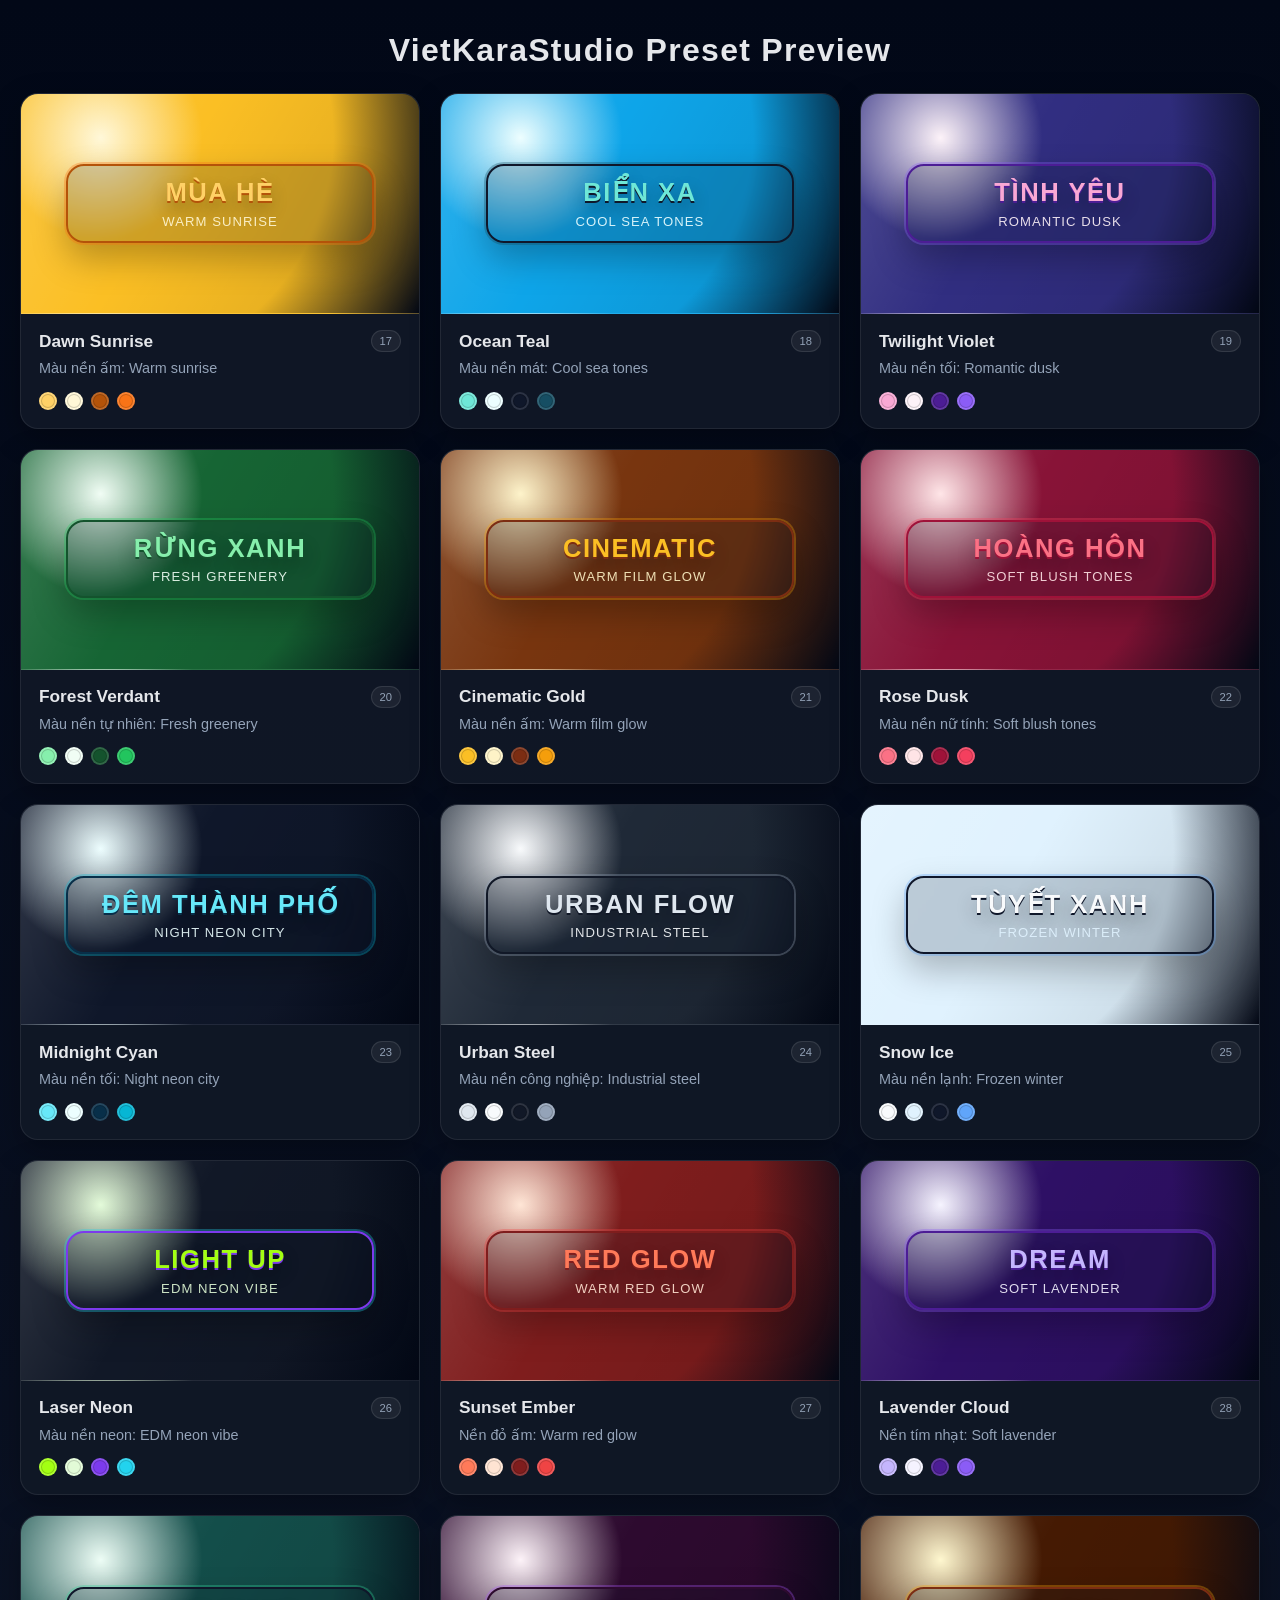
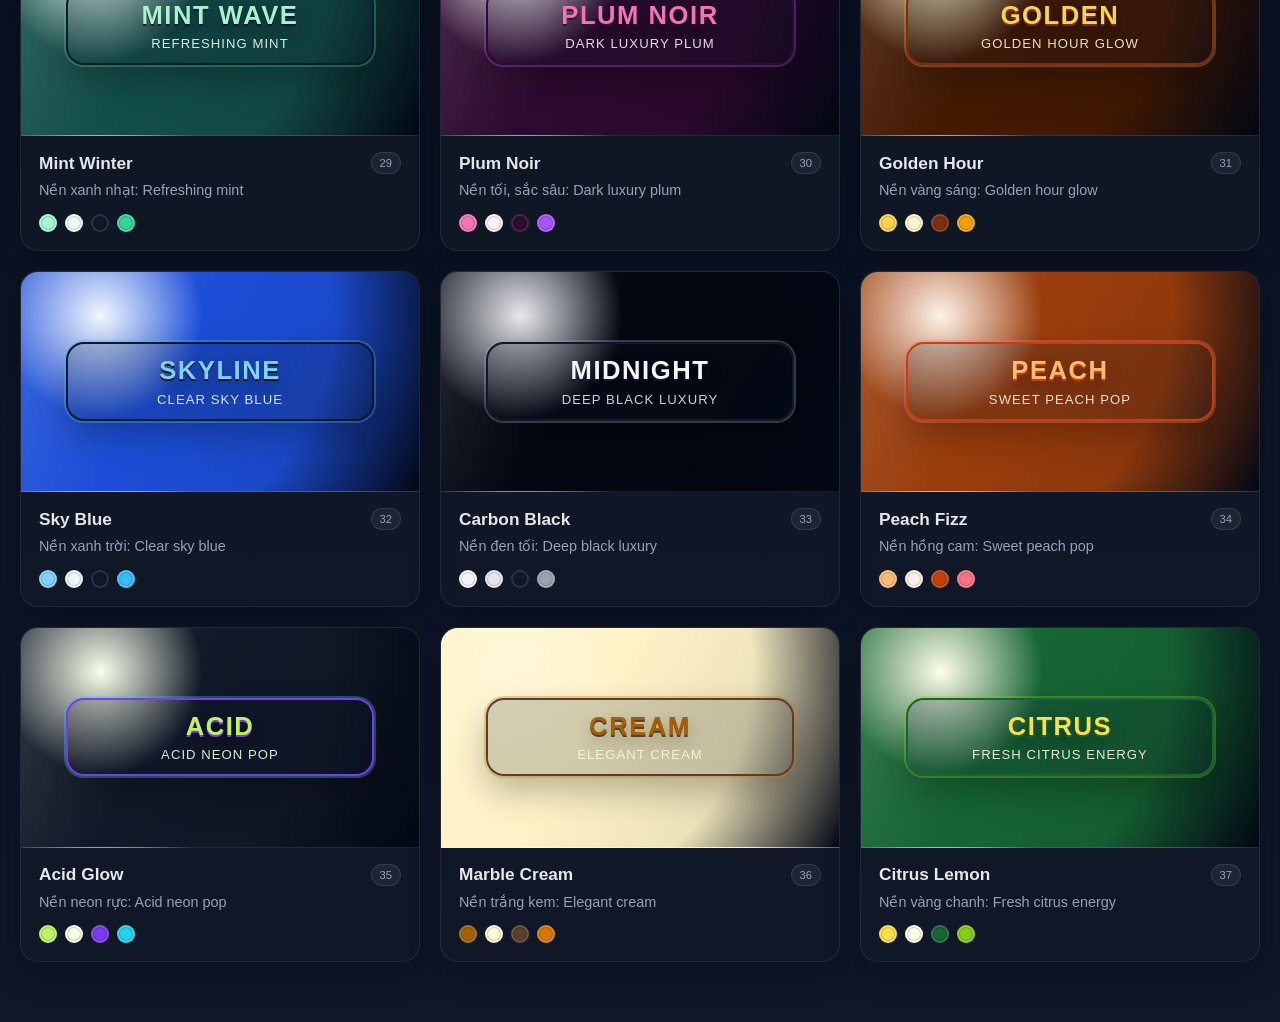
<file: resources/presets/preview.html>
<!DOCTYPE html>
<html lang="vi">
<head>
  <meta charset="UTF-8" />
  <meta name="viewport" content="width=device-width, initial-scale=1.0" />
  <title>VietKaraStudio Preset Preview</title>
  <style>
    :root {
      --bg: #0f172a;
      --card: #111827;
      --text: #e5e7eb;
      --muted: #94a3b8;
      --border: rgba(255,255,255,0.08);
    }

    * { box-sizing: border-box; }
    body {
      margin: 0;
      background: linear-gradient(180deg, #020817 0%, #0f172a 100%);
      color: var(--text);
      font-family: "Segoe UI", Tahoma, sans-serif;
      padding: 32px 20px 60px;
    }

    h1 {
      text-align: center;
      margin: 0 0 24px;
      letter-spacing: 0.04em;
    }

    .grid {
      max-width: 1400px;
      margin: 0 auto;
      display: grid;
      grid-template-columns: repeat(auto-fit, minmax(320px, 1fr));
      gap: 20px;
    }

    .card {
      border: 1px solid var(--border);
      background: rgba(17,24,39,0.92);
      border-radius: 18px;
      overflow: hidden;
      box-shadow: 0 10px 30px rgba(0,0,0,0.28);
    }

    .preview {
      position: relative;
      height: 220px;
      padding: 18px;
      display: flex;
      align-items: center;
      justify-content: center;
      overflow: hidden;
      border-bottom: 1px solid rgba(255,255,255,0.08);
    }

    .preview::before {
      content: "";
      position: absolute;
      inset: 0;
      background: linear-gradient(120deg, rgba(255,255,255,0.14), transparent 38%, rgba(0,0,0,0.14));
      pointer-events: none;
    }

    .lyric-box {
      position: relative;
      z-index: 1;
      text-align: center;
      width: min(85%, 480px);
      background: rgba(15, 23, 42, 0.18);
      border-radius: 18px;
      padding: 12px 18px;
      box-shadow: inset 0 0 0 1px rgba(255,255,255,0.12);
      backdrop-filter: blur(2px);
    }

    .lyric-main {
      font-size: clamp(1.3rem, 2vw, 2.2rem);
      font-weight: 800;
      letter-spacing: 0.06em;
      text-transform: uppercase;
      margin: 0;
      line-height: 1.15;
      white-space: nowrap;
      text-shadow: 0 4px 0 rgba(0,0,0,0.28), 0 8px 18px rgba(0,0,0,0.28);
    }

    .lyric-sub {
      font-size: 0.82rem;
      opacity: 0.9;
      margin-top: 6px;
      letter-spacing: 0.08em;
      text-transform: uppercase;
    }

    .info {
      padding: 16px 18px 18px;
    }

    .name {
      display: flex;
      justify-content: space-between;
      align-items: center;
      gap: 10px;
      margin-bottom: 6px;
    }

    .name strong {
      font-size: 1.08rem;
    }

    .badge {
      font-size: 0.7rem;
      padding: 4px 8px;
      border-radius: 999px;
      background: rgba(255,255,255,0.06);
      border: 1px solid rgba(255,255,255,0.1);
      color: var(--muted);
    }

    .desc {
      color: var(--muted);
      font-size: 0.9rem;
      line-height: 1.5;
      margin: 0;
    }

    .swatches {
      display: flex;
      gap: 8px;
      margin-top: 12px;
    }

    .swatch {
      width: 18px;
      height: 18px;
      border-radius: 50%;
      border: 2px solid rgba(255,255,255,0.12);
      box-shadow: inset 0 0 0 1px rgba(0,0,0,0.18);
    }
  </style>
</head>
<body>
  <h1>VietKaraStudio Preset Preview</h1>

  <div class="grid" id="grid"></div>

  <script>
    const presets = [
      { id: 17, name: 'Dawn Sunrise', cat: 'Màu nền ấm', bg: '#fbbf24', fg1: '#ffd166', fg2: '#fff7d6', border: '#b45309', shadow: '#f97316', text: 'MÙA HÈ', caption: 'Warm sunrise' },
      { id: 18, name: 'Ocean Teal', cat: 'Màu nền mát', bg: '#0ea5e9', fg1: '#6ee7d7', fg2: '#ecfeff', border: '#0f172a', shadow: '#164e63', text: 'BIỂN XA', caption: 'Cool sea tones' },
      { id: 19, name: 'Twilight Violet', cat: 'Màu nền tối', bg: '#312e81', fg1: '#f9a8d4', fg2: '#fdf2f8', border: '#4c1d95', shadow: '#8b5cf6', text: 'TÌNH YÊU', caption: 'Romantic dusk' },
      { id: 20, name: 'Forest Verdant', cat: 'Màu nền tự nhiên', bg: '#166534', fg1: '#86efac', fg2: '#f0fdf4', border: '#14532d', shadow: '#22c55e', text: 'RỪNG XANH', caption: 'Fresh greenery' },
      { id: 21, name: 'Cinematic Gold', cat: 'Màu nền ấm', bg: '#78350f', fg1: '#fbbf24', fg2: '#fef3c7', border: '#7c2d12', shadow: '#f59e0b', text: 'CINEMATIC', caption: 'Warm film glow' },
      { id: 22, name: 'Rose Dusk', cat: 'Màu nền nữ tính', bg: '#881337', fg1: '#fb7185', fg2: '#ffe4e6', border: '#9f1239', shadow: '#f43f5e', text: 'HOÀNG HÔN', caption: 'Soft blush tones' },
      { id: 23, name: 'Midnight Cyan', cat: 'Màu nền tối', bg: '#0f172a', fg1: '#67e8f9', fg2: '#ecfeff', border: '#082f49', shadow: '#06b6d4', text: 'ĐÊM THÀNH PHỐ', caption: 'Night neon city' },
      { id: 24, name: 'Urban Steel', cat: 'Màu nền công nghiệp', bg: '#1f2937', fg1: '#dfe7ef', fg2: '#f8fafc', border: '#111827', shadow: '#94a3b8', text: 'URBAN FLOW', caption: 'Industrial steel' },
      { id: 25, name: 'Snow Ice', cat: 'Màu nền lạnh', bg: '#e0f2fe', fg1: '#f8fafc', fg2: '#e0f2fe', border: '#0f172a', shadow: '#60a5fa', text: 'TÙYẾT XANH', caption: 'Frozen winter' },
      { id: 26, name: 'Laser Neon', cat: 'Màu nền neon', bg: '#111827', fg1: '#a3ff12', fg2: '#e2fbd7', border: '#7c3aed', shadow: '#22d3ee', text: 'LIGHT UP', caption: 'EDM neon vibe' },
      { id: 27, name: 'Sunset Ember', cat: 'Nền đỏ ấm', bg: '#7f1d1d', fg1: '#ff7a59', fg2: '#ffe4d3', border: '#7f1d1d', shadow: '#ef4444', text: 'RED GLOW', caption: 'Warm red glow' },
      { id: 28, name: 'Lavender Cloud', cat: 'Nền tím nhạt', bg: '#2e1065', fg1: '#c4b5fd', fg2: '#f5f3ff', border: '#4c1d95', shadow: '#8b5cf6', text: 'DREAM', caption: 'Soft lavender' },
      { id: 29, name: 'Mint Winter', cat: 'Nền xanh nhạt', bg: '#134e4a', fg1: '#a7f3d0', fg2: '#ecfdf5', border: '#0f172a', shadow: '#34d399', text: 'MINT WAVE', caption: 'Refreshing mint' },
      { id: 30, name: 'Plum Noir', cat: 'Nền tối, sắc sâu', bg: '#2d0a2f', fg1: '#f472b6', fg2: '#fdf2f8', border: '#2d0a2f', shadow: '#a855f7', text: 'PLUM NOIR', caption: 'Dark luxury plum' },
      { id: 31, name: 'Golden Hour', cat: 'Nền vàng sáng', bg: '#451a03', fg1: '#fcd34d', fg2: '#fff7cc', border: '#7c2d12', shadow: '#f59e0b', text: 'GOLDEN', caption: 'Golden hour glow' },
      { id: 32, name: 'Sky Blue', cat: 'Nền xanh trời', bg: '#1d4ed8', fg1: '#7dd3fc', fg2: '#eff6ff', border: '#0f172a', shadow: '#38bdf8', text: 'SKYLINE', caption: 'Clear sky blue' },
      { id: 33, name: 'Carbon Black', cat: 'Nền đen tối', bg: '#030712', fg1: '#f5f5f5', fg2: '#e5e7eb', border: '#111827', shadow: '#9ca3af', text: 'MIDNIGHT', caption: 'Deep black luxury' },
      { id: 34, name: 'Peach Fizz', cat: 'Nền hồng cam', bg: '#9a3d0d', fg1: '#fdba74', fg2: '#fff1e6', border: '#c2410c', shadow: '#fb7185', text: 'PEACH', caption: 'Sweet peach pop' },
      { id: 35, name: 'Acid Glow', cat: 'Nền neon rực', bg: '#111827', fg1: '#bef264', fg2: '#f7fee7', border: '#7c3aed', shadow: '#22d3ee', text: 'ACID', caption: 'Acid neon pop' },
      { id: 36, name: 'Marble Cream', cat: 'Nền trắng kem', bg: '#fef3c7', fg1: '#a16207', fg2: '#fff7d6', border: '#5b3d2a', shadow: '#d97706', text: 'CREAM', caption: 'Elegant cream' },
      { id: 37, name: 'Citrus Lemon', cat: 'Nền vàng chanh', bg: '#166534', fg1: '#fde047', fg2: '#fefce8', border: '#166534', shadow: '#84cc16', text: 'CITRUS', caption: 'Fresh citrus energy' }
    ];

    const grid = document.getElementById('grid');

    presets.forEach((preset) => {
      const card = document.createElement('div');
      card.className = 'card';

      const preview = document.createElement('div');
      preview.className = 'preview';
      preview.style.background = `radial-gradient(circle at 20% 20%, ${preset.fg2} 0%, ${preset.bg} 28%, ${preset.bg} 64%, #020817 100%)`;

      const lyric = document.createElement('div');
      lyric.className = 'lyric-box';
      lyric.style.border = `2px solid ${preset.border}`;
      lyric.style.boxShadow = `0 0 0 2px ${preset.shadow}55, 0 16px 34px rgba(0,0,0,0.26)`;
      lyric.innerHTML = `
        <p class="lyric-main" style="color:${preset.fg1}; text-shadow: 0 2px 0 ${preset.border}, 0 8px 18px rgba(0,0,0,0.3);">${preset.text}</p>
        <div class="lyric-sub" style="color:${preset.fg2};">${preset.caption}</div>
      `;
      preview.appendChild(lyric);

      const info = document.createElement('div');
      info.className = 'info';
      info.innerHTML = `
        <div class="name">
          <strong>${preset.name}</strong>
          <span class="badge">${preset.id}</span>
        </div>
        <p class="desc">${preset.cat}: ${preset.caption}</p>
        <div class="swatches">
          <span class="swatch" style="background:${preset.fg1};"></span>
          <span class="swatch" style="background:${preset.fg2};"></span>
          <span class="swatch" style="background:${preset.border};"></span>
          <span class="swatch" style="background:${preset.shadow};"></span>
        </div>
      `;

      card.appendChild(preview);
      card.appendChild(info);
      grid.appendChild(card);
    });
  </script>
</body>
</html>
</file>
<file: ui-concept/prototype/css/tokens.css>
/* =========================================================
   Design tokens – chỉnh màu, font, khoảng cách tại đây
   ========================================================= */
:root {
  /* Nền & bề mặt */
  --c-bg: #0f1115;
  --c-surface-1: #161920;      /* panel */
  --c-surface-2: #1d212a;      /* control, hover */
  --c-surface-3: #262b36;      /* active */
  --c-inset: #0b0d11;          /* ô nhập, vùng sâu */
  --c-line: #2a2f3a;
  --c-line-strong: #3a4150;

  /* Chữ */
  --c-text: #e7e9ee;
  --c-text-2: #a3abbb;
  --c-text-3: #6f788a;

  /* Nhấn & trạng thái */
  --c-accent: #e8b04a;         /* vàng VietKara */
  --c-accent-ink: #1a1408;
  --c-info: #4aa3e8;
  --c-ok: #4cc38a;
  --c-warn: #e8a24a;
  --c-err: #e5605b;
  --c-playhead: #ff5a52;

  /* Vai song ca */
  --c-role-all: #b58cf0;
  --c-role-female: #e86fa8;
  --c-role-male: #4aa3e8;
  --c-role-unknown: #7d8596;

  /* Sóng nhạc */
  --c-wave-ref: #7a8bb0;
  --c-wave-beat: #4cc38a;

  /* Typography */
  --font-ui: "Segoe UI", system-ui, -apple-system, sans-serif;
  --font-mono: "Cascadia Mono", Consolas, monospace;
  --fs-xs: 11px;
  --fs-sm: 12px;
  --fs-md: 13px;
  --fs-lg: 15px;
  --fs-xl: 18px;

  /* Khoảng cách (thang 4px) */
  --sp-1: 4px;
  --sp-2: 8px;
  --sp-3: 12px;
  --sp-4: 16px;
  --sp-5: 24px;

  /* Kích thước khung */
  --h-menubar: 28px;
  --h-topbar: 44px;
  --h-statusbar: 26px;
  --h-panel-head: 32px;
  --h-control: 28px;
  --w-left: 264px;
  --w-right: 316px;
  --h-timeline: 38%;
  --w-track-label: 112px;

  --radius-sm: 4px;
  --radius: 6px;
  --radius-lg: 10px;
  --shadow-pop: 0 10px 30px #0009;
}
</file>
<file: ui-concept/prototype/css/layout.css>
/* =========================================================
   Layout – Studio Editor (Hướng A)
   ========================================================= */
* { box-sizing: border-box; }
html, body { height: 100%; margin: 0; }
body {
  background: var(--c-bg);
  color: var(--c-text);
  font: var(--fs-md)/1.45 var(--font-ui);
  overflow: hidden;
  user-select: none;
}

.app-shell {
  display: flex;
  flex-direction: column;
  height: 100vh;
  width: 100vw;
}

/* 1. Menubar */
.menubar {
  height: var(--h-menubar);
  background: var(--c-inset);
  border-bottom: 1px solid var(--c-line);
  display: flex;
  align-items: center;
  padding: 0 var(--sp-2);
  gap: var(--sp-2);
  flex: none;
  font-size: var(--fs-sm);
}
.brand-mark {
  display: flex;
  align-items: center;
  gap: 6px;
  font-weight: 700;
  color: var(--c-accent);
  padding: 0 var(--sp-2);
  letter-spacing: 0.02em;
}
.menu-bar-items { display: flex; gap: 2px; position: relative; }
.menu-trigger {
  background: none;
  border: 0;
  color: var(--c-text-2);
  padding: 3px 9px;
  border-radius: var(--radius-sm);
  cursor: pointer;
  font: inherit;
}
.menu-trigger:hover, .menu-trigger.open {
  background: var(--c-surface-2);
  color: var(--c-text);
}
.menu-dropdown {
  position: absolute;
  top: calc(100% + 2px);
  left: 0;
  min-width: 220px;
  background: var(--c-surface-2);
  border: 1px solid var(--c-line-strong);
  border-radius: var(--radius);
  box-shadow: var(--shadow-pop);
  padding: 4px;
  z-index: 100;
}
.menu-item {
  width: 100%;
  display: flex;
  align-items: center;
  justify-content: space-between;
  gap: 16px;
  background: none;
  border: 0;
  color: var(--c-text);
  padding: 6px 10px;
  border-radius: var(--radius-sm);
  cursor: pointer;
  font: inherit;
  text-align: left;
}
.menu-item:hover { background: var(--c-surface-3); }
.menu-item kbd {
  color: var(--c-text-3);
  font-family: var(--font-mono);
  font-size: var(--fs-xs);
}
.menu-sep { height: 1px; background: var(--c-line); margin: 4px 6px; }

.demo-state-bar {
  margin-left: auto;
  display: flex;
  align-items: center;
  gap: 4px;
  font-size: var(--fs-xs);
  color: var(--c-text-3);
}
.demo-pill {
  background: var(--c-surface-1);
  border: 1px solid var(--c-line);
  color: var(--c-text-2);
  padding: 2px 7px;
  border-radius: 99px;
  cursor: pointer;
  font-size: var(--fs-xs);
}
.demo-pill.on { border-color: var(--c-accent); color: var(--c-accent); }

/* 2. Topbar */
.topbar {
  height: var(--h-topbar);
  background: var(--c-surface-1);
  border-bottom: 1px solid var(--c-line);
  display: flex;
  align-items: center;
  padding: 0 var(--sp-3);
  gap: var(--sp-3);
  flex: none;
}
.page-switch {
  display: flex;
  background: var(--c-inset);
  border: 1px solid var(--c-line);
  border-radius: var(--radius);
  padding: 2px;
  gap: 2px;
  box-shadow: inset 0 1px 2px rgba(0,0,0,0.45);
}
.page-switch button {
  background: none;
  border: 1px solid transparent;
  color: var(--c-text-2);
  padding: 5px 11px;
  border-radius: var(--radius-sm);
  cursor: pointer;
  font: inherit;
  font-size: var(--fs-sm);
  font-weight: 500;
  display: inline-flex;
  align-items: center;
  gap: 6px;
  transition: background 0.14s ease, color 0.14s ease, border-color 0.14s ease;
}
.page-switch button:hover:not(.on) {
  color: var(--c-text);
  background: rgba(255,255,255,0.03);
}
.page-switch button.on {
  background: linear-gradient(180deg, #2b313e 0%, #212631 100%);
  border-color: var(--c-line-strong);
  color: var(--c-text);
  box-shadow: inset 0 1px 0 rgba(255,255,255,0.08), 0 1px 2px rgba(0,0,0,0.35);
}
.page-switch button.on .ico {
  color: var(--c-accent);
}

.project-meta {
  display: flex;
  align-items: center;
  gap: var(--sp-2);
  min-width: 0;
}
.project-title-input {
  background: transparent;
  border: 1px solid transparent;
  color: var(--c-text);
  font: inherit;
  font-weight: 600;
  padding: 3px 6px;
  border-radius: var(--radius-sm);
  width: 240px;
}
.project-title-input:hover { border-color: var(--c-line); }
.project-title-input:focus {
  outline: none;
  background: var(--c-inset);
  border-color: var(--c-accent);
}
.save-badge { font-size: var(--fs-xs); color: var(--c-ok); white-space: nowrap; }
.save-badge.warn { color: var(--c-warn); }

.topbar-actions {
  margin-left: auto;
  display: flex;
  align-items: center;
  gap: var(--sp-2);
}

/* 3. Main workspace (Hướng A: 4 vùng cố định) */
.page-view { flex: 1; min-height: 0; display: flex; flex-direction: column; }
.page-view.hidden { display: none; }

.studio-grid {
  flex: 1;
  min-height: 0;
  display: grid;
  grid-template-columns: var(--w-left) 1fr var(--w-right);
  grid-template-rows: 1fr var(--h-timeline);
  gap: var(--sp-2);
  padding: var(--sp-2);
}
.studio-grid.left-collapsed {
  grid-template-columns: 36px 1fr var(--w-right);
}
.studio-grid.right-collapsed {
  grid-template-columns: var(--w-left) 1fr 36px;
}
.studio-grid.left-collapsed.right-collapsed {
  grid-template-columns: 36px 1fr 36px;
}

.panel {
  background: var(--c-surface-1);
  border: 1px solid var(--c-line);
  border-radius: var(--radius);
  display: flex;
  flex-direction: column;
  min-width: 0;
  min-height: 0;
  overflow: hidden;
}
.panel-head {
  height: var(--h-panel-head);
  display: flex;
  align-items: center;
  gap: var(--sp-2);
  padding: 0 var(--sp-2);
  border-bottom: 1px solid var(--c-line);
  flex: none;
  font-size: var(--fs-sm);
  font-weight: 600;
}
.panel-body {
  flex: 1;
  min-height: 0;
  overflow-y: auto;
  padding: var(--sp-2);
}
.panel.is-collapsed .panel-body,
.panel.is-collapsed .panel-tabs,
.panel.is-collapsed .inspector-wrap,
.panel.is-collapsed .panel-title-text { display: none; }
.panel.is-collapsed .panel-head {
  justify-content: center;
  padding: 0;
}

/* Timeline chiếm toàn chiều rộng đáy */
.timeline-panel { grid-column: 1 / 4; }

/* Utility pages (Tách nhạc & Cài đặt) */
.utility-scroll {
  flex: 1;
  overflow-y: auto;
  padding: var(--sp-4);
}
.utility-container {
  max-width: 1040px;
  margin: 0 auto;
  display: flex;
  flex-direction: column;
  gap: var(--sp-4);
}

/* 4. Statusbar */
.statusbar {
  height: var(--h-statusbar);
  background: var(--c-inset);
  border-top: 1px solid var(--c-line);
  display: flex;
  align-items: center;
  padding: 0 var(--sp-3);
  gap: var(--sp-4);
  font-size: var(--fs-xs);
  color: var(--c-text-2);
  flex: none;
}
.status-job {
  margin-left: auto;
  display: flex;
  align-items: center;
  gap: var(--sp-2);
}
.status-bar-track {
  width: 140px;
  height: 6px;
  background: var(--c-surface-3);
  border-radius: 99px;
  overflow: hidden;
}
.status-bar-fill {
  height: 100%;
  background: var(--c-info);
  transition: width 0.2s ease;
}
.status-bar-fill.err { background: var(--c-err); }
.status-bar-fill.ok { background: var(--c-ok); }
</file>
<file: ui-concept/prototype/css/components.css>
/* =========================================================
   Components – Controls, Preview, Timeline, Inspector
   ========================================================= */
.ico {
  width: 15px;
  height: 15px;
  stroke: currentColor;
  fill: none;
  stroke-width: 1.85;
  stroke-linecap: round;
  stroke-linejoin: round;
  flex: none;
}
.ico-sm { width: 13px; height: 13px; }
.ico-lg { width: 17px; height: 17px; }
.ico-fill { fill: currentColor; stroke: none; }

.btn {
  height: var(--h-control);
  padding: 0 11px;
  border-radius: var(--radius-sm);
  border: 1px solid var(--c-line-strong);
  background: linear-gradient(180deg, #252a36 0%, #1b1f28 100%);
  color: var(--c-text);
  font: inherit;
  font-size: var(--fs-sm);
  font-weight: 500;
  cursor: pointer;
  display: inline-flex;
  align-items: center;
  justify-content: center;
  gap: 6px;
  white-space: nowrap;
  box-shadow: inset 0 1px 0 rgba(255,255,255,0.07), 0 1px 2px rgba(0,0,0,0.35);
  transition: background 0.14s ease, border-color 0.14s ease, transform 0.08s ease;
}
.btn .ico { color: var(--c-text-2); transition: color 0.14s ease; }
.btn:hover:not(:disabled) {
  background: linear-gradient(180deg, #2d3341 0%, #222733 100%);
  border-color: #4b5468;
}
.btn:hover:not(:disabled) .ico { color: var(--c-text); }
.btn:active:not(:disabled) { transform: translateY(0.5px); }
.btn:disabled { opacity: 0.42; cursor: not-allowed; box-shadow: none; }

.btn.primary {
  background: linear-gradient(180deg, #f2be5c 0%, #df9f32 100%);
  color: var(--c-accent-ink);
  border-color: #f6cb75;
  font-weight: 600;
  box-shadow: inset 0 1px 0 rgba(255,255,255,0.45), 0 2px 6px rgba(232,176,74,0.22);
}
.btn.primary .ico { color: var(--c-accent-ink); }
.btn.primary:hover:not(:disabled) {
  background: linear-gradient(180deg, #f7c970 0%, #e7a83c 100%);
  border-color: #fad892;
}

.btn.accent-soft {
  background: linear-gradient(180deg, rgba(74,163,232,0.18) 0%, rgba(74,163,232,0.08) 100%);
  border-color: rgba(74,163,232,0.42);
  color: #d7ecfc;
}
.btn.accent-soft .ico { color: var(--c-info); }
.btn.accent-soft:hover:not(:disabled) {
  background: linear-gradient(180deg, rgba(74,163,232,0.26) 0%, rgba(74,163,232,0.13) 100%);
  border-color: rgba(74,163,232,0.65);
}

.btn.ghost {
  background: transparent;
  border-color: transparent;
  color: var(--c-text-2);
  box-shadow: none;
}
.btn.ghost:hover:not(:disabled) {
  background: var(--c-surface-2);
  border-color: var(--c-line);
  color: var(--c-text);
}
.btn.danger { color: var(--c-err); }
.btn.on {
  border-color: rgba(232,176,74,0.55);
  color: #f6d186;
  background: linear-gradient(180deg, rgba(232,176,74,0.2) 0%, rgba(232,176,74,0.08) 100%);
  box-shadow: inset 0 1px 0 rgba(232,176,74,0.2);
}
.btn.on .ico { color: var(--c-accent); }
.btn.sm { height: 24px; padding: 0 8px; font-size: var(--fs-xs); gap: 5px; }
.btn.full { width: 100%; }

.btn-group {
  display: inline-flex;
  align-items: center;
  background: var(--c-inset);
  border: 1px solid var(--c-line);
  border-radius: var(--radius-sm);
  padding: 2px;
  gap: 2px;
}
.btn-group .btn {
  height: 22px;
  border: 1px solid transparent;
  background: transparent;
  box-shadow: none;
  padding: 0 7px;
}
.btn-group .btn:hover:not(:disabled) {
  background: var(--c-surface-2);
  border-color: transparent;
}
.btn-group .btn.on {
  background: linear-gradient(180deg, rgba(232,176,74,0.22) 0%, rgba(232,176,74,0.1) 100%);
  border-color: rgba(232,176,74,0.45);
  color: #f6d186;
}
.btn-group .btn-group-label {
  font-family: var(--font-mono);
  font-size: 11px;
  color: var(--c-text-2);
  min-width: 38px;
  text-align: center;
}

.icon-btn {
  width: 26px; height: 26px; padding: 0;
  border-radius: var(--radius-sm);
  border: 1px solid var(--c-line);
  background: linear-gradient(180deg, #222733 0%, #181c24 100%);
  color: var(--c-text-2);
  cursor: pointer;
  display: grid; place-items: center;
  box-shadow: inset 0 1px 0 rgba(255,255,255,0.06);
  transition: background 0.14s ease, color 0.14s ease, border-color 0.14s ease;
}
.icon-btn:hover {
  background: linear-gradient(180deg, #2b3140 0%, #202530 100%);
  border-color: var(--c-line-strong);
  color: var(--c-text);
}

/* Tabs ngang (bảng trái) */
.panel-tabs {
  display: flex;
  border-bottom: 1px solid var(--c-line);
  padding: 0 var(--sp-2);
  gap: var(--sp-1);
  flex: none;
}
.panel-tabs button {
  background: none;
  border: 0;
  border-bottom: 2px solid transparent;
  color: var(--c-text-2);
  padding: 7px 10px;
  font: inherit;
  font-size: var(--fs-sm);
  cursor: pointer;
}
.panel-tabs button.on {
  color: var(--c-text);
  border-bottom-color: var(--c-accent);
  font-weight: 600;
}

/* Form fields */
.field { display: flex; flex-direction: column; gap: 4px; margin-bottom: var(--sp-2); }
.field label { font-size: var(--fs-xs); color: var(--c-text-2); display: flex; justify-content: space-between; }
.inp, select, textarea {
  background: var(--c-inset);
  border: 1px solid var(--c-line);
  color: var(--c-text);
  border-radius: var(--radius-sm);
  padding: 5px 8px;
  font: inherit;
  font-size: var(--fs-sm);
  width: 100%;
}
.inp:focus, select:focus, textarea:focus { outline: none; border-color: var(--c-accent); }
input[type="color"] {
  padding: 2px; height: 28px; width: 100%;
  background: var(--c-inset); border: 1px solid var(--c-line); border-radius: var(--radius-sm); cursor: pointer;
}
input[type="range"] { width: 100%; accent-color: var(--c-accent); }
.row-2 { display: grid; grid-template-columns: 1fr 1fr; gap: var(--sp-2); }
.check-row {
  display: flex; align-items: center; gap: 8px;
  font-size: var(--fs-sm); color: var(--c-text);
  cursor: pointer; margin-bottom: var(--sp-2);
}
.check-row input { accent-color: var(--c-accent); }
.section-label {
  font-size: var(--fs-xs);
  font-weight: 700;
  text-transform: uppercase;
  letter-spacing: 0.06em;
  color: var(--c-text-3);
  margin: var(--sp-3) 0 var(--sp-2);
  padding-top: var(--sp-2);
  border-top: 1px solid var(--c-line);
}
.section-label:first-child { margin-top: 0; padding-top: 0; border-top: 0; }
.hint { font-size: var(--fs-xs); color: var(--c-text-3); margin: 4px 0; line-height: 1.4; }
.sim-tag {
  display: inline-block;
  font-size: 10px;
  padding: 1px 5px;
  border-radius: 3px;
  background: #4aa3e820;
  color: var(--c-info);
  border: 1px solid #4aa3e844;
  vertical-align: middle;
}

/* Danh sách lời bài hát */
.lyric-row {
  display: flex;
  align-items: center;
  gap: 8px;
  padding: 6px 8px;
  border-radius: var(--radius-sm);
  cursor: pointer;
  border: 1px solid transparent;
  font-size: var(--fs-sm);
}
.lyric-row:hover { background: var(--c-surface-2); }
.lyric-row.active { background: #e8b04a18; border-color: #e8b04a55; }
.lyric-num { width: 20px; text-align: right; color: var(--c-text-3); font-family: var(--font-mono); font-size: var(--fs-xs); }
.role-dot { width: 8px; height: 8px; border-radius: 50%; flex: none; }
.lyric-text { flex: 1; min-width: 0; white-space: nowrap; overflow: hidden; text-overflow: ellipsis; }
.lyric-time { font-family: var(--font-mono); font-size: 10px; color: var(--c-text-3); }
.lock-btn {
  background: none;
  border: 1px solid transparent;
  color: var(--c-text-3);
  cursor: pointer;
  width: 22px;
  height: 22px;
  border-radius: var(--radius-sm);
  display: grid;
  place-items: center;
  opacity: 0.55;
  flex: none;
  transition: background 0.14s ease, color 0.14s ease, opacity 0.14s ease;
}
.lock-btn:hover { background: var(--c-surface-3); opacity: 0.9; color: var(--c-text); }
.lock-btn.locked {
  opacity: 1;
  color: var(--c-accent);
  background: rgba(232,176,74,0.12);
  border-color: rgba(232,176,74,0.3);
}

/* Upload / Media cards */
.media-card {
  border: 1px dashed var(--c-line-strong);
  border-radius: var(--radius);
  padding: var(--sp-3);
  background: var(--c-inset);
  margin-bottom: var(--sp-2);
}
.media-card.loaded { border-style: solid; border-color: #4cc38a55; }
.media-card-head { display: flex; align-items: center; justify-content: space-between; font-weight: 600; font-size: var(--fs-sm); margin-bottom: 4px; gap: 6px; }
.media-card-title { display: inline-flex; align-items: center; gap: 6px; }
.media-card-title .ico { color: var(--c-accent); }
.media-file { font-size: var(--fs-xs); color: var(--c-ok); font-family: var(--font-mono); word-break: break-all; }

/* Preview Stage */
.stage-wrap {
  flex: 1;
  min-height: 0;
  background: #060709;
  display: flex;
  align-items: center;
  justify-content: center;
  padding: var(--sp-3);
  position: relative;
}
.stage-frame {
  aspect-ratio: 16 / 9;
  height: 100%;
  max-height: 100%;
  max-width: 100%;
  background: linear-gradient(155deg, #271e38 0%, #101b30 58%, #102626 100%);
  border-radius: var(--radius-sm);
  border: 1px solid var(--c-line);
  position: relative;
  overflow: hidden;
  display: flex;
  flex-direction: column;
  justify-content: flex-end;
  padding: 5%;
  box-shadow: 0 12px 36px #000a;
}
.stage-frame.portrait {
  aspect-ratio: 9 / 16;
  height: 100%;
  width: auto;
}
.stage-title-box {
  position: absolute;
  top: 7%;
  left: 5%;
  background: #00000080;
  padding: 6px 12px;
  border-radius: 4px;
  border-left: 3px solid var(--c-accent);
}
.stage-title-box .t-song { font-weight: 700; font-size: 15px; letter-spacing: 0.03em; }
.stage-title-box .t-artist { font-size: 11px; color: var(--c-text-2); }
.stage-logo {
  position: absolute;
  top: 7%;
  right: 5%;
  font-size: 11px;
  font-weight: 700;
  padding: 3px 8px;
  border-radius: 4px;
  background: #ffffff1a;
  border: 1px solid #ffffff30;
  color: #fff;
}
.stage-countdown {
  position: absolute;
  top: 44%;
  left: 50%;
  transform: translate(-50%, -50%);
  font-size: 14px;
  color: var(--c-accent);
  background: #0009;
  padding: 4px 12px;
  border-radius: 99px;
}
.stage-lyrics {
  display: flex;
  flex-direction: column;
  gap: 8px;
  text-align: center;
  width: 100%;
  z-index: 2;
}
.stage-line {
  font-weight: 700;
  line-height: 1.25;
  text-shadow: 0 2px 0 #000, 0 0 8px #000c;
}
.stage-line.next { opacity: 0.85; font-size: 0.86em; }
.stage-word { display: inline-block; margin: 0 0.14em; position: relative; }
.stage-word.sung { color: var(--c-accent); }
.stage-empty {
  position: absolute;
  inset: 0;
  background: #080a0ee6;
  display: flex;
  flex-direction: column;
  align-items: center;
  justify-content: center;
  text-align: center;
  padding: var(--sp-5);
  gap: var(--sp-2);
  z-index: 5;
}

.transport {
  height: 44px;
  border-top: 1px solid var(--c-line);
  background: var(--c-surface-1);
  display: flex;
  align-items: center;
  padding: 0 var(--sp-3);
  gap: var(--sp-2);
  flex: none;
}
.play-circle {
  width: 32px; height: 32px;
  border-radius: 50%;
  border: 1px solid #f6cb75;
  background: linear-gradient(180deg, #f2be5c 0%, #df9f32 100%);
  color: var(--c-accent-ink);
  cursor: pointer;
  display: grid; place-items: center;
  box-shadow: inset 0 1px 0 rgba(255,255,255,0.45), 0 2px 8px rgba(232,176,74,0.28);
  transition: transform 0.1s ease, filter 0.14s ease;
}
.play-circle:hover { filter: brightness(1.07); }
.play-circle:active { transform: scale(0.96); }
.timecode { font-family: var(--font-mono); font-size: var(--fs-sm); color: var(--c-text); }

/* Inspector (hướng A: tab dọc icon + nhãn gọn ở mép trái) */
.inspector-wrap { flex: 1; min-height: 0; display: flex; }
.inspector-rail {
  width: 54px;
  border-right: 1px solid var(--c-line);
  background: var(--c-inset);
  display: flex;
  flex-direction: column;
  align-items: center;
  padding: 6px 4px;
  gap: 4px;
  flex: none;
}
.insp-tab {
  width: 46px;
  min-height: 40px;
  padding: 4px 2px;
  border-radius: var(--radius);
  border: 1px solid transparent;
  background: transparent;
  color: var(--c-text-3);
  cursor: pointer;
  display: flex;
  flex-direction: column;
  align-items: center;
  justify-content: center;
  gap: 2px;
  position: relative;
  transition: background 0.14s ease, color 0.14s ease, border-color 0.14s ease;
}
.insp-tab .insp-lbl {
  font-size: 9.5px;
  line-height: 1.1;
  font-weight: 500;
  letter-spacing: -0.01em;
}
.insp-tab:hover {
  color: var(--c-text);
  background: var(--c-surface-2);
  border-color: var(--c-line);
}
.insp-tab.on {
  color: #f6d186;
  background: linear-gradient(180deg, rgba(232,176,74,0.18) 0%, rgba(232,176,74,0.06) 100%);
  border-color: rgba(232,176,74,0.45);
  box-shadow: inset 0 1px 0 rgba(232,176,74,0.2);
}
.insp-tab.on::before {
  content: "";
  position: absolute;
  left: -4px;
  top: 7px;
  bottom: 7px;
  width: 3px;
  border-radius: 0 3px 3px 0;
  background: var(--c-accent);
}
.inspector-content { flex: 1; min-width: 0; overflow-y: auto; padding: var(--sp-3); }

/* Timeline */
.tl-toolbar {
  height: 34px;
  display: flex;
  align-items: center;
  padding: 0 var(--sp-2);
  gap: var(--sp-2);
  border-bottom: 1px solid var(--c-line);
  flex: none;
}
.tl-scroll {
  flex: 1;
  min-height: 0;
  overflow-x: auto;
  overflow-y: hidden;
  position: relative;
  background: var(--c-inset);
}
.tl-canvas {
  height: 100%;
  min-width: 100%;
  display: flex;
  flex-direction: column;
  position: relative;
}
.tl-ruler {
  height: 22px;
  border-bottom: 1px solid var(--c-line);
  display: flex;
  position: relative;
  background: var(--c-surface-1);
  flex: none;
  cursor: pointer;
}
.tl-tick {
  position: absolute;
  top: 0; bottom: 0;
  border-left: 1px solid var(--c-line);
  padding-left: 4px;
  font-family: var(--font-mono);
  font-size: 10px;
  color: var(--c-text-3);
  line-height: 22px;
}
.tl-row {
  display: flex;
  border-bottom: 1px solid var(--c-line);
  flex: 1;
  min-height: 0;
  position: relative;
}
.tl-row-head {
  width: var(--w-track-label);
  flex: none;
  border-right: 1px solid var(--c-line);
  background: var(--c-surface-1);
  padding: 0 var(--sp-2);
  display: flex;
  align-items: center;
  font-size: var(--fs-xs);
  color: var(--c-text-2);
  position: sticky;
  left: 0;
  z-index: 4;
}
.tl-lane { flex: 1; position: relative; overflow: hidden; }
.tl-wave {
  position: absolute;
  inset: 6px 0;
  background: repeating-linear-gradient(90deg, var(--wave-c) 0 2px, transparent 2px 5px);
  mask: linear-gradient(transparent 0%, #000 35%, #000 65%, transparent 100%);
  opacity: 0.45;
  pointer-events: none;
}
.tl-word {
  position: absolute;
  top: 8px; bottom: 8px;
  border-radius: 3px;
  padding: 0 5px;
  font-size: 11px;
  font-weight: 600;
  color: #101216;
  display: flex;
  align-items: center;
  overflow: hidden;
  white-space: nowrap;
  cursor: pointer;
  border: 1px solid #0004;
}
.tl-word.selected { outline: 2px solid #fff; z-index: 2; }
.tl-playhead {
  position: absolute;
  top: 0; bottom: 0;
  width: 2px;
  background: var(--c-playhead);
  z-index: 3;
  pointer-events: none;
}
.tl-tap-bar {
  background: #e8b04a18;
  border-bottom: 1px solid #e8b04a55;
  padding: 5px var(--sp-3);
  display: flex;
  align-items: center;
  gap: var(--sp-3);
  font-size: var(--fs-sm);
}

/* Cards & grids cho Tách nhạc & Cài đặt */
.card-box {
  background: var(--c-surface-1);
  border: 1px solid var(--c-line);
  border-radius: var(--radius);
  padding: var(--sp-4);
}
.grid-2 { display: grid; grid-template-columns: 1fr 1fr; gap: var(--sp-3); }
.grid-3 { display: grid; grid-template-columns: repeat(3, 1fr); gap: var(--sp-3); }
.badge {
  display: inline-block;
  padding: 2px 7px;
  border-radius: 4px;
  font-size: var(--fs-xs);
  font-weight: 600;
  background: var(--c-surface-3);
  color: var(--c-text-2);
}
.badge.ok { background: #4cc38a22; color: var(--c-ok); }
.badge.warn { background: #e8a24a22; color: var(--c-warn); }
.badge.err { background: #e5605b22; color: var(--c-err); }

/* Alert banners */
.banner {
  padding: 8px 12px;
  border-radius: var(--radius-sm);
  font-size: var(--fs-sm);
  display: flex;
  align-items: center;
  gap: 10px;
  margin-bottom: var(--sp-2);
}
.banner.err { background: #e5605b1f; border: 1px solid #e5605b66; color: #ffb3b0; }
.banner.ok { background: #4cc38a1f; border: 1px solid #4cc38a66; color: #9ee8c4; }
.banner.info { background: #4aa3e81f; border: 1px solid #4aa3e866; color: #a7d5fa; }

/* Dialogs */
dialog.vk-dialog {
  background: var(--c-surface-1);
  color: var(--c-text);
  border: 1px solid var(--c-line-strong);
  border-radius: var(--radius-lg);
  padding: 0;
  width: min(560px, 92vw);
  max-height: 86vh;
  box-shadow: var(--shadow-pop);
}
dialog.vk-dialog.wide { width: min(760px, 94vw); }
dialog.vk-dialog::backdrop { background: #000a; }
.dlg-head {
  padding: var(--sp-3) var(--sp-4);
  border-bottom: 1px solid var(--c-line);
  display: flex;
  align-items: center;
  justify-content: space-between;
}
.dlg-head h2 { margin: 0; font-size: var(--fs-lg); }
.dlg-body { padding: var(--sp-4); overflow-y: auto; max-height: 68vh; }
.dlg-foot {
  padding: var(--sp-3) var(--sp-4);
  border-top: 1px solid var(--c-line);
  display: flex;
  justify-content: flex-end;
  gap: var(--sp-2);
}

.preset-grid { display: grid; grid-template-columns: repeat(2, 1fr); gap: var(--sp-2); }
.preset-item {
  background: var(--c-inset);
  border: 1px solid var(--c-line);
  border-radius: var(--radius);
  padding: var(--sp-2) var(--sp-3);
  cursor: pointer;
  text-align: left;
  color: var(--c-text);
}
.preset-item.on { border-color: var(--c-accent); }

.hidden { display: none !important; }
</file>
